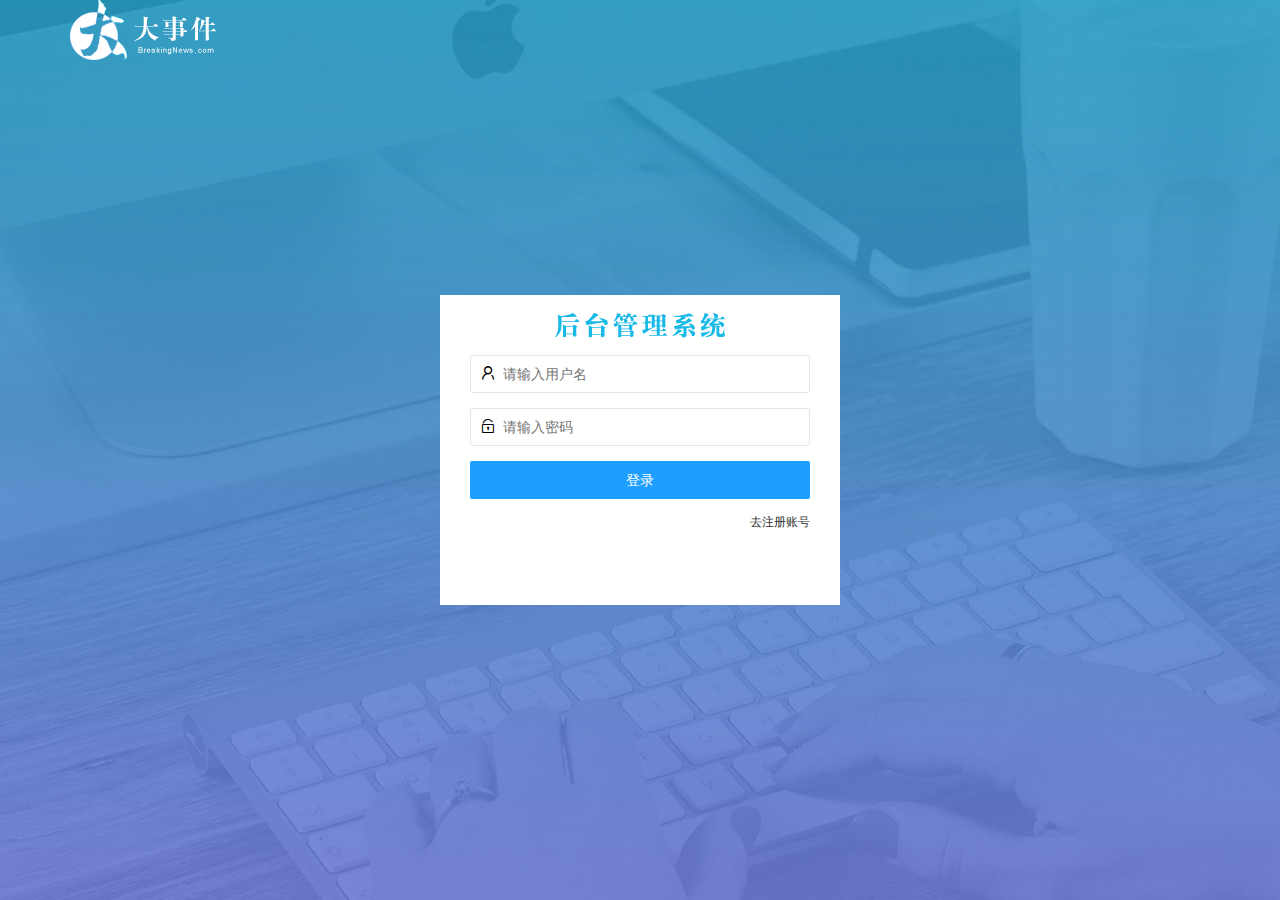
<file: login.html>
<!DOCTYPE html>
<html lang="en">

<head>
    <meta charset="UTF-8" />
    <meta name="viewport" content="width=device-width, initial-scale=1.0" />
    <title>大事件-登录/注册</title>
    <!-- 导入 LayUI 的样式 -->
    <link rel="stylesheet" href="/assets/lib/layui/css/layui.css" />
    <!-- 导入自己的样式表 -->
    <link rel="stylesheet" href="/assets/css/login.css" />
</head>

<body>
    <!-- 头部的 Logo 区域 -->
    <div class="layui-main">
        <img src="/assets/images/logo.png" alt="" />
    </div>

    <!-- 登录注册区域 -->
    <div class="loginAndRegBox">
        <div class="title-box"></div>
        <!-- 登录的div -->
        <div class="login-box">
            <!-- 登录的表单 -->
            <form class="layui-form" id="form_login">
                <!-- 用户名 -->
                <div class="layui-form-item">
                    <i class="layui-icon layui-icon-username"></i>
                    <input type="text" name="username" required lay-verify="required" placeholder="请输入用户名"
                        autocomplete="off" class="layui-input" />
                </div>
                <!-- 密码 -->
                <div class="layui-form-item">
                    <i class="layui-icon layui-icon-password"></i>
                    <input type="password" name="password" required lay-verify="required|pwd" placeholder="请输入密码"
                        autocomplete="off" class="layui-input" />
                </div>
                <!-- 登录按钮 -->
                <div class="layui-form-item">
                    <!-- 注意：表单提交按钮和普通按钮的区别，就是 lay-submit 属性 -->
                    <button class="layui-btn layui-btn-fluid layui-btn-normal" lay-submit>登录</button>
                </div>
                <div class="layui-form-item links">
                    <a href="javascript:;" id="link_reg">去注册账号</a>
                </div>
            </form>
        </div>
        <!-- 注册的div -->
        <div class="reg-box">
            <!-- 注册的表单 -->
            <form class="layui-form" id="form_reg">
                <!-- 用户名 -->
                <div class="layui-form-item">
                    <i class="layui-icon layui-icon-username"></i>
                    <input type="text" name="username" required lay-verify="required" placeholder="请输入用户名"
                        autocomplete="off" class="layui-input" />
                </div>
                <!-- 密码 -->
                <div class="layui-form-item">
                    <i class="layui-icon layui-icon-password"></i>
                    <input type="password" name="password" required lay-verify="required|pwd" placeholder="请输入密码"
                        autocomplete="off" class="layui-input" />
                </div>
                <!-- 密码确认框 -->
                <div class="layui-form-item">
                    <i class="layui-icon layui-icon-password"></i>
                    <input type="password" name="repassword" required lay-verify="required|pwd|repwd"
                        placeholder="再次确认密码" autocomplete="off" class="layui-input" />
                </div>
                <!-- 注册按钮 -->
                <div class="layui-form-item">
                    <!-- 注意：表单提交按钮和普通按钮的区别，就是 lay-submit 属性 -->
                    <button class="layui-btn layui-btn-fluid layui-btn-normal" lay-submit>注册</button>
                </div>
                <div class="layui-form-item links">
                    <a href="javascript:;" id="link_login">去登录</a>
                </div>
            </form>
        </div>
    </div>

    <!-- 导入 Layui 的JS文件 -->
    <script src="/assets/lib/layui/layui.all.js"></script>
    <!-- 导入 JQuery -->
    <script src="/assets/lib/jquery.js"></script>
    <!-- 导入自己封装的 baseAPI.js -->
    <script src="/assets/js/baseAPI.js"></script>
    <!-- 导入自己的 JavaScript 脚本 -->
    <script src="/assets/js/login.js"></script>
</body>

</html>
</file>
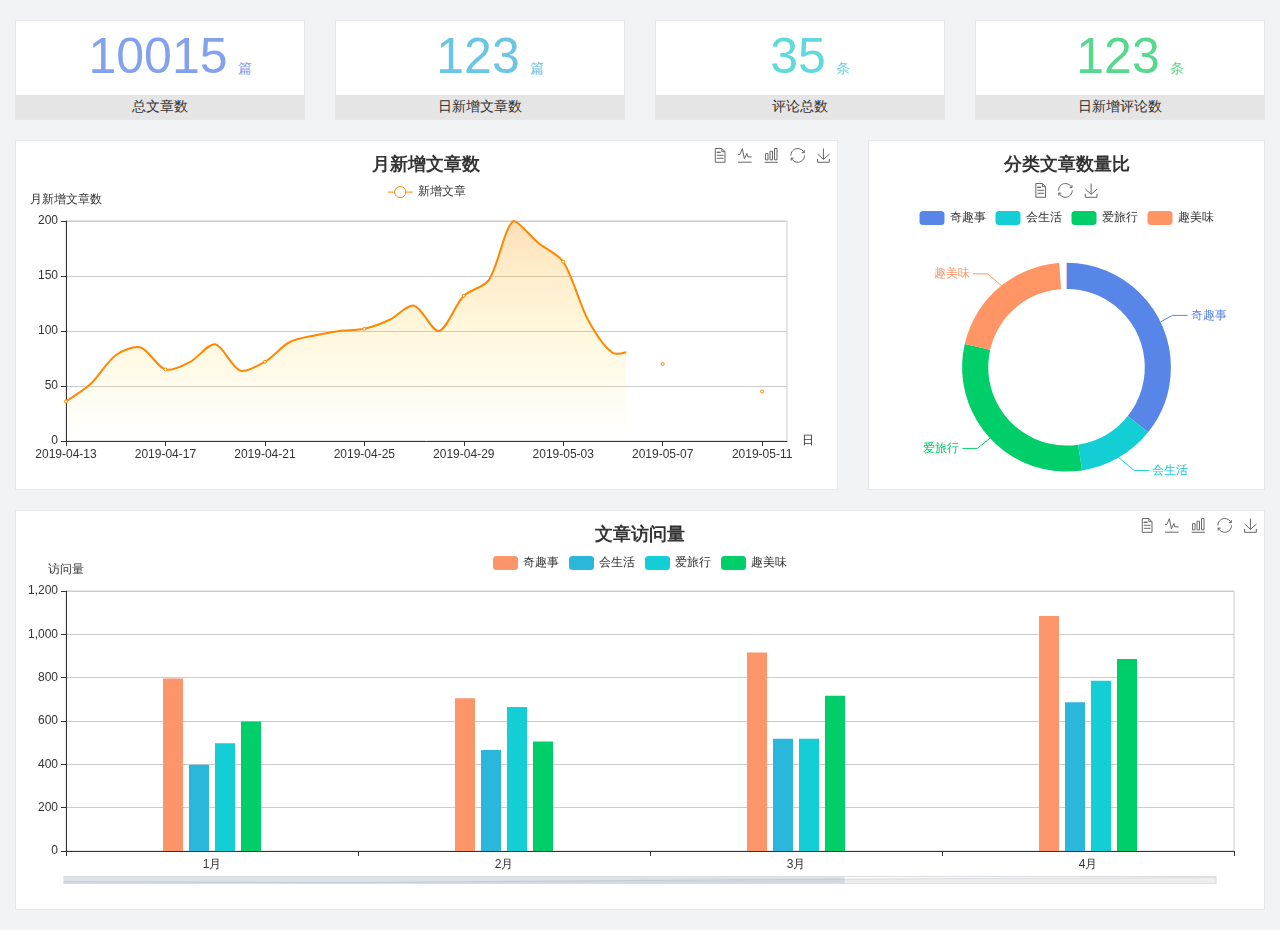
<file: home/dashboard.html>
<!DOCTYPE html>
<html lang="en">

<head>
  <meta charset="UTF-8">
  <meta name="viewport" content="width=device-width, initial-scale=1.0">
  <meta http-equiv="X-UA-Compatible" content="ie=edge">
  <title>图表统计</title>
  <link rel="stylesheet" href="../../assets/lib/bootstrap.css" />
  <link rel="stylesheet" href="../../assets/lib/main.css" />
  <script src="../../assets/lib/jquery.js"></script>
  <script type="text/javascript" src="../../assets/lib/echarts.min.js"></script>
</head>

<body>
  <div class="container-fluid">
    <div class="row spannel_list">
      <div class="col-sm-3 col-xs-6">
        <div class="spannel">
          <em>10015</em><span>篇</span>
          <b>总文章数</b>
        </div>
      </div>
      <div class="col-sm-3 col-xs-6">
        <div class="spannel scolor01">
          <em>123</em><span>篇</span>
          <b>日新增文章数</b>
        </div>
      </div>
      <div class="col-sm-3 col-xs-6">
        <div class="spannel scolor02">
          <em>35</em><span>条</span>
          <b>评论总数</b>
        </div>
      </div>
      <div class="col-sm-3 col-xs-6">
        <div class="spannel scolor03">
          <em>123</em><span>条</span>
          <b>日新增评论数</b>
        </div>
      </div>
    </div>
  </div>

  <div class="container-fluid">
    <div class="row curve-pie">
      <div class="col-lg-8 col-md-8">
        <div class="gragh_pannel" id="curve_show"></div>
      </div>
      <div class="col-lg-4 col-md-4">
        <div class="gragh_pannel" id="pie_show"></div>
      </div>
    </div>
  </div>

  <div class="container-fluid">
    <div class="column_pannel" id="column_show"></div>
  </div>

  <script>
    var oChart = echarts.init(document.getElementById('curve_show'));
    var aList_all = [
      { 'count': 36, 'date': '2019-04-13' },
      { 'count': 52, 'date': '2019-04-14' },
      { 'count': 78, 'date': '2019-04-15' },
      { 'count': 85, 'date': '2019-04-16' },
      { 'count': 65, 'date': '2019-04-17' },
      { 'count': 72, 'date': '2019-04-18' },
      { 'count': 88, 'date': '2019-04-19' },
      { 'count': 64, 'date': '2019-04-20' },
      { 'count': 72, 'date': '2019-04-21' },
      { 'count': 90, 'date': '2019-04-22' },
      { 'count': 96, 'date': '2019-04-23' },
      { 'count': 100, 'date': '2019-04-24' },
      { 'count': 102, 'date': '2019-04-25' },
      { 'count': 110, 'date': '2019-04-26' },
      { 'count': 123, 'date': '2019-04-27' },
      { 'count': 100, 'date': '2019-04-28' },
      { 'count': 132, 'date': '2019-04-29' },
      { 'count': 146, 'date': '2019-04-30' },
      { 'count': 200, 'date': '2019-05-01' },
      { 'count': 180, 'date': '2019-05-02' },
      { 'count': 163, 'date': '2019-05-03' },
      { 'count': 110, 'date': '2019-05-04' },
      { 'count': 80, 'date': '2019-05-05' },
      { 'count': 82, 'date': '2019-05-06' },
      { 'count': 70, 'date': '2019-05-07' },
      { 'count': 65, 'date': '2019-05-08' },
      { 'count': 54, 'date': '2019-05-09' },
      { 'count': 40, 'date': '2019-05-10' },
      { 'count': 45, 'date': '2019-05-11' },
      { 'count': 38, 'date': '2019-05-12' },
    ];

    let aCount = [];
    let aDate = [];

    for (var i = 0; i < aList_all.length; i++) {
      aCount.push(aList_all[i].count);
      aDate.push(aList_all[i].date);
    }

    var chartopt = {
      title: {
        text: '月新增文章数',
        left: 'center',
        top: '10'
      },
      tooltip: {
        trigger: 'axis'
      },
      legend: {
        data: ['新增文章'],
        top: '40'
      },
      toolbox: {
        show: true,
        feature: {
          mark: { show: true },
          dataView: { show: true, readOnly: false },
          magicType: { show: true, type: ['line', 'bar'] },
          restore: { show: true },
          saveAsImage: { show: true }
        }
      },
      calculable: true,
      xAxis: [
        {
          name: '日',
          type: 'category',
          boundaryGap: false,
          data: aDate
        }
      ],
      yAxis: [
        {
          name: '月新增文章数',
          type: 'value'
        }
      ],
      series: [
        {
          name: '新增文章',
          type: 'line',
          smooth: true,
          itemStyle: { normal: { areaStyle: { type: 'default' }, color: '#f80' }, lineStyle: { color: '#f80' } },
          data: aCount
        }],
      areaStyle: {
        normal: {
          color: new echarts.graphic.LinearGradient(0, 0, 0, 1, [{
            offset: 0,
            color: 'rgba(255,136,0,0.39)'
          }, {
            offset: .34,
            color: 'rgba(255,180,0,0.25)'
          }, {
            offset: 1,
            color: 'rgba(255,222,0,0.00)'
          }])

        }
      },
      grid: {
        show: true,
        x: 50,
        x2: 50,
        y: 80,
        height: 220
      }
    };

    oChart.setOption(chartopt);


    var oPie = echarts.init(document.getElementById('pie_show'));
    var oPieopt =
    {
      title: {
        top: 10,
        text: '分类文章数量比',
        x: 'center'
      },
      tooltip: {
        trigger: 'item',
        formatter: "{a} <br/>{b} : {c} ({d}%)"
      },
      color: ['#5885e8', '#13cfd5', '#00ce68', '#ff9565'],
      legend: {
        x: 'center',
        top: 65,
        data: ['奇趣事', '会生活', '爱旅行', '趣美味']
      },
      toolbox: {
        show: true,
        x: 'center',
        top: 35,
        feature: {
          mark: { show: true },
          dataView: { show: true, readOnly: false },
          magicType: {
            show: true,
            type: ['pie', 'funnel'],
            option: {
              funnel: {
                x: '25%',
                width: '50%',
                funnelAlign: 'left',
                max: 1548
              }
            }
          },
          restore: { show: true },
          saveAsImage: { show: true }
        }
      },
      calculable: true,
      series: [
        {
          name: '访问来源',
          type: 'pie',
          radius: ['45%', '60%'],
          center: ['50%', '65%'],
          data: [
            { value: 300, name: '奇趣事' },
            { value: 100, name: '会生活' },
            { value: 260, name: '爱旅行' },
            { value: 180, name: '趣美味' }
          ]
        }
      ]
    };
    oPie.setOption(oPieopt);



    var oColumn = this.echarts.init(document.getElementById('column_show'));
    var oColumnopt =
    {
      title: {
        text: '文章访问量',
        left: 'center',
        top: '10'
      },
      tooltip: {
        trigger: 'axis'
      },
      legend: {
        data: ['奇趣事', '会生活', '爱旅行', '趣美味'],
        top: '40'
      },
      toolbox: {
        show: true,
        feature: {
          mark: { show: true },
          dataView: { show: true, readOnly: false },
          magicType: { show: true, type: ['line', 'bar'] },
          restore: { show: true },
          saveAsImage: { show: true }
        }
      },
      calculable: true,
      xAxis: [
        {
          type: 'category',
          data: ['1月', '2月', '3月', '4月', '5月']
        }
      ],
      yAxis: [
        {
          name: '访问量',
          type: 'value'
        }
      ],
      series: [
        {
          name: '奇趣事',
          type: 'bar',
          barWidth: 20,
          itemStyle: {
            normal: { areaStyle: { type: 'default' }, color: '#fd956a' }
          },
          data: [800, 708, 920, 1090, 1200]
        },
        {
          name: '会生活',
          type: 'bar',
          barWidth: 20,
          itemStyle: {
            normal: { areaStyle: { type: 'default' }, color: '#2bb6db' }
          },
          data: [400, 468, 520, 690, 800]
        },
        {
          name: '爱旅行',
          type: 'bar',
          barWidth: 20,
          itemStyle: {
            normal: { areaStyle: { type: 'default' }, color: '#13cfd5' }
          },
          data: [500, 668, 520, 790, 900]
        },
        {
          name: '趣美味',
          type: 'bar',
          barWidth: 20,
          itemStyle: {
            normal: { areaStyle: { type: 'default' }, color: '#00ce68' }
          },
          data: [600, 508, 720, 890, 1000]
        }
      ],
      grid: {
        show: true,
        x: 50,
        x2: 30,
        y: 80,
        height: 260
      },
      dataZoom: [//给x轴设置滚动条
        {
          start: 0,//默认为0
          end: 100 - 1000 / 31,//默认为100
          type: 'slider',
          show: true,
          xAxisIndex: [0],
          handleSize: 0,//滑动条的 左右2个滑动条的大小
          height: 8,//组件高度
          left: 45, //左边的距离
          right: 50,//右边的距离
          bottom: 26,//右边的距离
          handleColor: '#ddd',//h滑动图标的颜色
          handleStyle: {
            borderColor: "#cacaca",
            borderWidth: "1",
            shadowBlur: 2,
            background: "#ddd",
            shadowColor: "#ddd",
          }
        }]
    };
    oColumn.setOption(oColumnopt);
  </script>
</body>

</html>
</file>
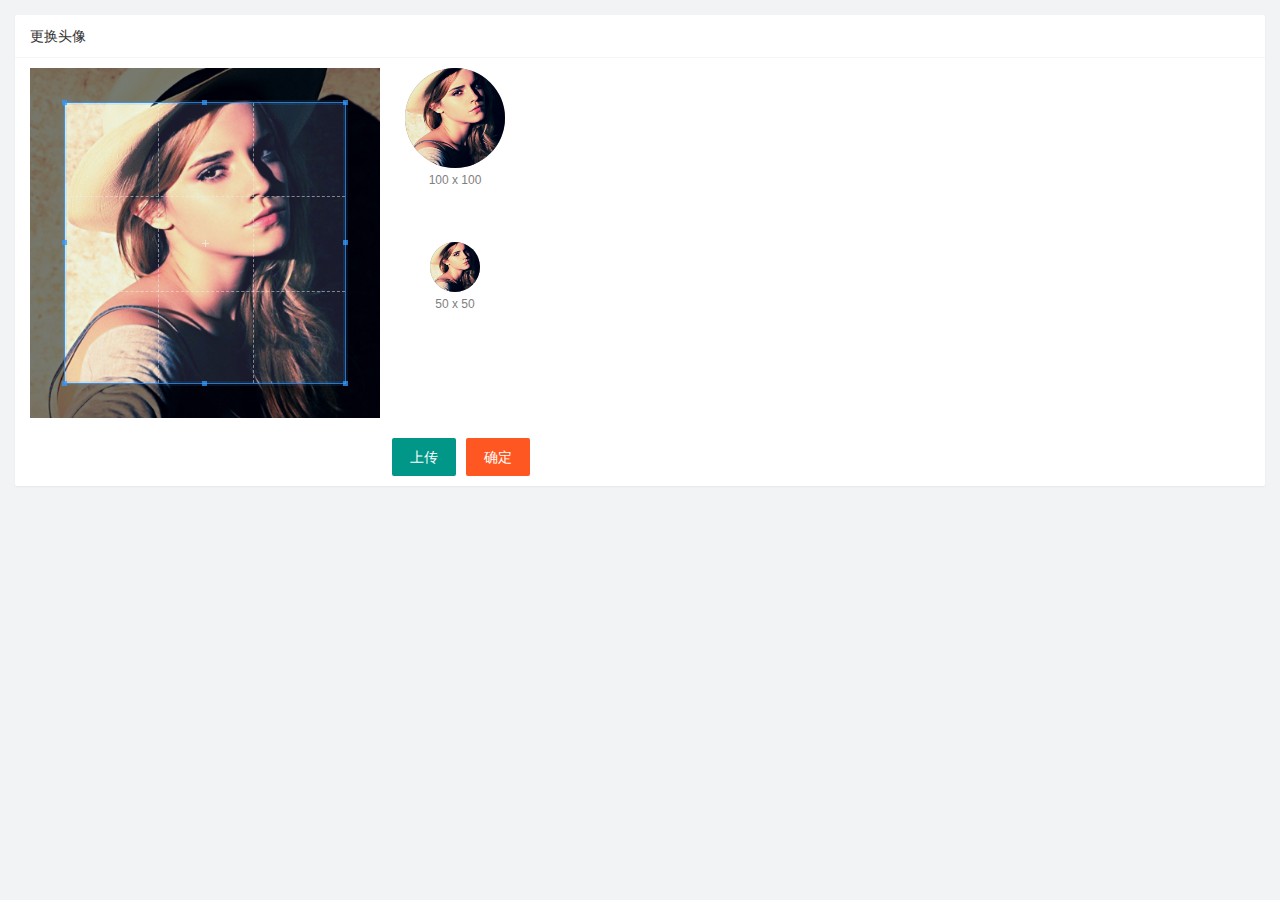
<file: user/user_avatar.html>
<!DOCTYPE html>
<html lang="en">
  <head>
    <meta charset="UTF-8" />
    <meta name="viewport" content="width=device-width, initial-scale=1.0" />
    <title>Document</title>
    <link rel="stylesheet" href="/assets/lib/layui/css/layui.css" />
    <link rel="stylesheet" href="/assets/lib/cropper/cropper.css" />
    <link rel="stylesheet" href="/assets/css/user/user_avatar.css" />
  </head>
  <body>
    <!-- 卡片区域 -->
    <div class="layui-card">
      <div class="layui-card-header">更换头像</div>
      <div class="layui-card-body">
        <!-- 第一行的图片裁剪和预览区域 -->
        <div class="row1">
          <!-- 图片裁剪区域 -->
          <div class="cropper-box">
            <!-- 这个 img 标签很重要，将来会把它初始化为裁剪区域 -->
            <img id="image" src="/assets/images/sample.jpg" />
          </div>
          <!-- 图片的预览区域 -->
          <div class="preview-box">
            <div>
              <!-- 宽高为 100px 的预览区域 -->
              <div class="img-preview w100"></div>
              <p class="size">100 x 100</p>
            </div>
            <div>
              <!-- 宽高为 50px 的预览区域 -->
              <div class="img-preview w50"></div>
              <p class="size">50 x 50</p>
            </div>
          </div>
        </div>

        <!-- 第二行的按钮区域 -->
        <div class="row2">
          <!-- 通过 accept 属性，可以指定，允许用户选择什么类型的文件 -->
          <input type="file" id="file" accept="image/png,image/jpeg" />
          <button type="button" class="layui-btn" id="btnChooseImage">上传</button>
          <button type="button" class="layui-btn layui-btn-danger" id="btnUpload">确定</button>
        </div>
      </div>
    </div>

    <script src="/assets/lib/layui/layui.all.js"></script>
    <script src="/assets/lib/jquery.js"></script>
    <script src="/assets/lib/cropper/Cropper.js"></script>
    <script src="/assets/lib/cropper/jquery-cropper.js"></script>
    <script src="/assets/js/baseAPI.js"></script>
    <script src="/assets/js/user/user_avatar.js"></script>
  </body>
</html>
</file>
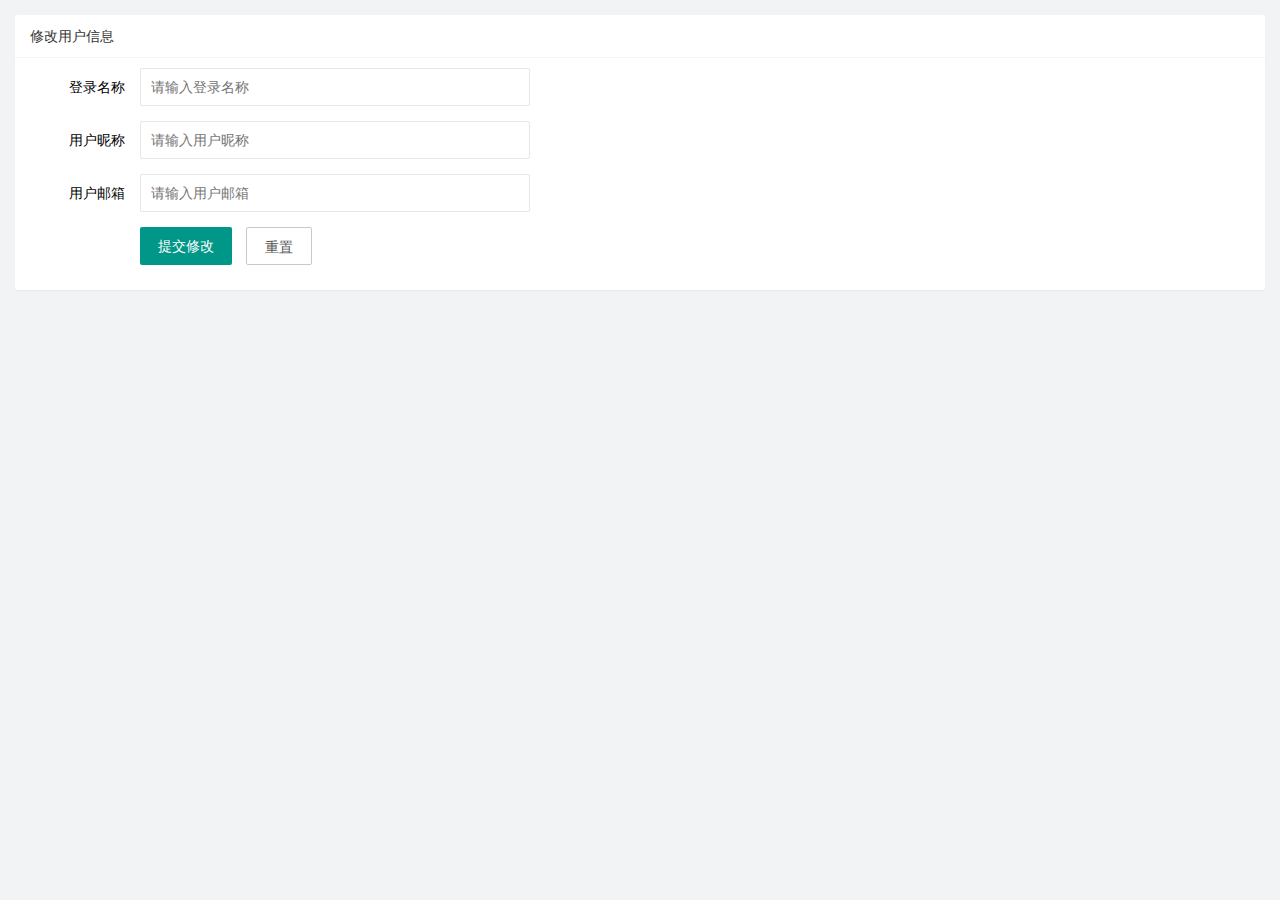
<file: user/user_info.html>
<!DOCTYPE html>
<html lang="en">
  <head>
    <meta charset="UTF-8" />
    <meta name="viewport" content="width=device-width, initial-scale=1.0" />
    <title>Document</title>
    <!-- 导入 layui 的样式 -->
    <link rel="stylesheet" href="/assets/lib/layui/css/layui.css" />
    <!-- 导入自己的样式 -->
    <link rel="stylesheet" href="/assets/css/user/user_info.css" />
  </head>
  <body>
    <!-- 卡片区域 -->
    <div class="layui-card">
      <div class="layui-card-header">修改用户信息</div>
      <div class="layui-card-body">
        <!-- form 表单区域 -->
        <form class="layui-form" lay-filter="formUserInfo">
          <!-- 这是隐藏域 -->
          <input type="hidden" name="id" value="" />
          <div class="layui-form-item">
            <label class="layui-form-label">登录名称</label>
            <div class="layui-input-block">
              <input type="text" name="username" required lay-verify="required" placeholder="请输入登录名称" autocomplete="off" class="layui-input" readonly />
            </div>
          </div>
          <div class="layui-form-item">
            <label class="layui-form-label">用户昵称</label>
            <div class="layui-input-block">
              <input type="text" name="nickname" required lay-verify="required|nickname" placeholder="请输入用户昵称" autocomplete="off" class="layui-input" />
            </div>
          </div>
          <div class="layui-form-item">
            <label class="layui-form-label">用户邮箱</label>
            <div class="layui-input-block">
              <input type="text" name="email" required lay-verify="required|email" placeholder="请输入用户邮箱" autocomplete="off" class="layui-input" />
            </div>
          </div>
          <div class="layui-form-item">
            <div class="layui-input-block">
              <button class="layui-btn" lay-submit lay-filter="formDemo">提交修改</button>
              <button type="reset" class="layui-btn layui-btn-primary" id="btnReset">重置</button>
            </div>
          </div>
        </form>
      </div>
    </div>

    <!-- 导入 layui 的 js -->
    <script src="/assets/lib/layui/layui.all.js"></script>
    <!-- 导入 jquery -->
    <script src="/assets/lib/jquery.js"></script>
    <!-- 导入 baseAPI -->
    <script src="/assets/js/baseAPI.js"></script>
    <!-- 导入自己的 js -->
    <script src="/assets/js/user/user_info.js"></script>
  </body>
</html>
</file>
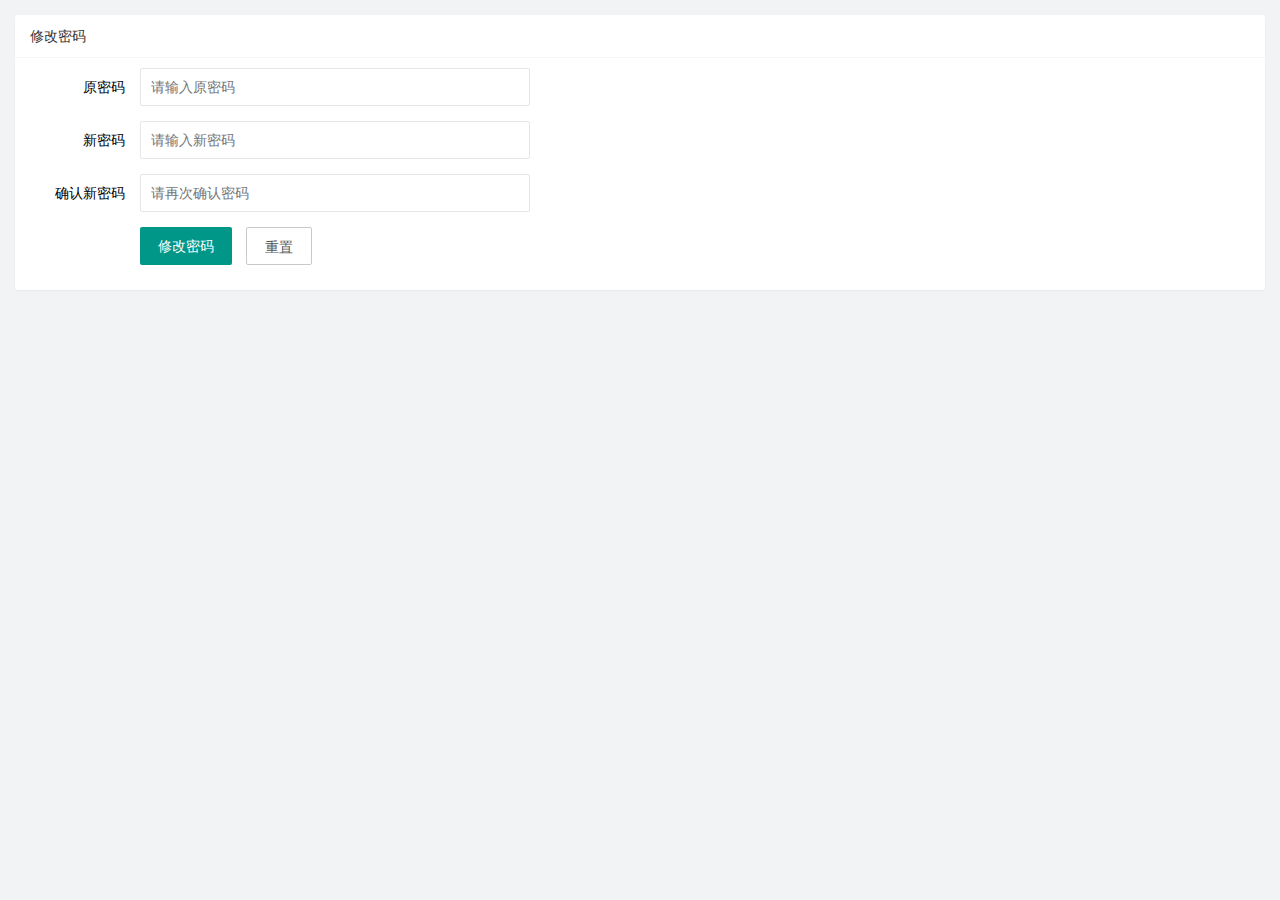
<file: user/user_pwd.html>
<!DOCTYPE html>
<html lang="en">
  <head>
    <meta charset="UTF-8" />
    <meta name="viewport" content="width=device-width, initial-scale=1.0" />
    <title>Document</title>
    <link rel="stylesheet" href="/assets/lib/layui/css/layui.css" />
    <link rel="stylesheet" href="/assets/css/user/user_pwd.css" />
  </head>
  <body>
    <!-- 卡片区域 -->
    <div class="layui-card">
      <div class="layui-card-header">修改密码</div>
      <div class="layui-card-body">
        <form class="layui-form">
          <div class="layui-form-item">
            <label class="layui-form-label">原密码</label>
            <div class="layui-input-block">
              <input type="password" name="oldPwd" required lay-verify="required|pwd" placeholder="请输入原密码" autocomplete="off" class="layui-input" />
            </div>
          </div>
          <div class="layui-form-item">
            <label class="layui-form-label">新密码</label>
            <div class="layui-input-block">
              <input type="password" name="newPwd" required lay-verify="required|pwd|samePwd" placeholder="请输入新密码" autocomplete="off" class="layui-input" />
            </div>
          </div>
          <div class="layui-form-item">
            <label class="layui-form-label">确认新密码</label>
            <div class="layui-input-block">
              <input type="password" name="rePwd" required lay-verify="required|pwd|rePwd" placeholder="请再次确认密码" autocomplete="off" class="layui-input" />
            </div>
          </div>
          <div class="layui-form-item">
            <div class="layui-input-block">
              <button class="layui-btn" lay-submit lay-filter="formDemo">修改密码</button>
              <button type="reset" class="layui-btn layui-btn-primary">重置</button>
            </div>
          </div>
        </form>
      </div>
    </div>

    <!-- 导入 layui 的 js -->
    <script src="/assets/lib/layui/layui.all.js"></script>
    <!-- 导入 jQuery -->
    <script src="/assets/lib/jquery.js"></script>
    <!-- 导入 baseAPI -->
    <script src="/assets/js/baseAPI.js"></script>
    <!-- 导入自己的 js -->
    <script src="/assets/js/user/user_pwd.js"></script>
  </body>
</html>
</file>
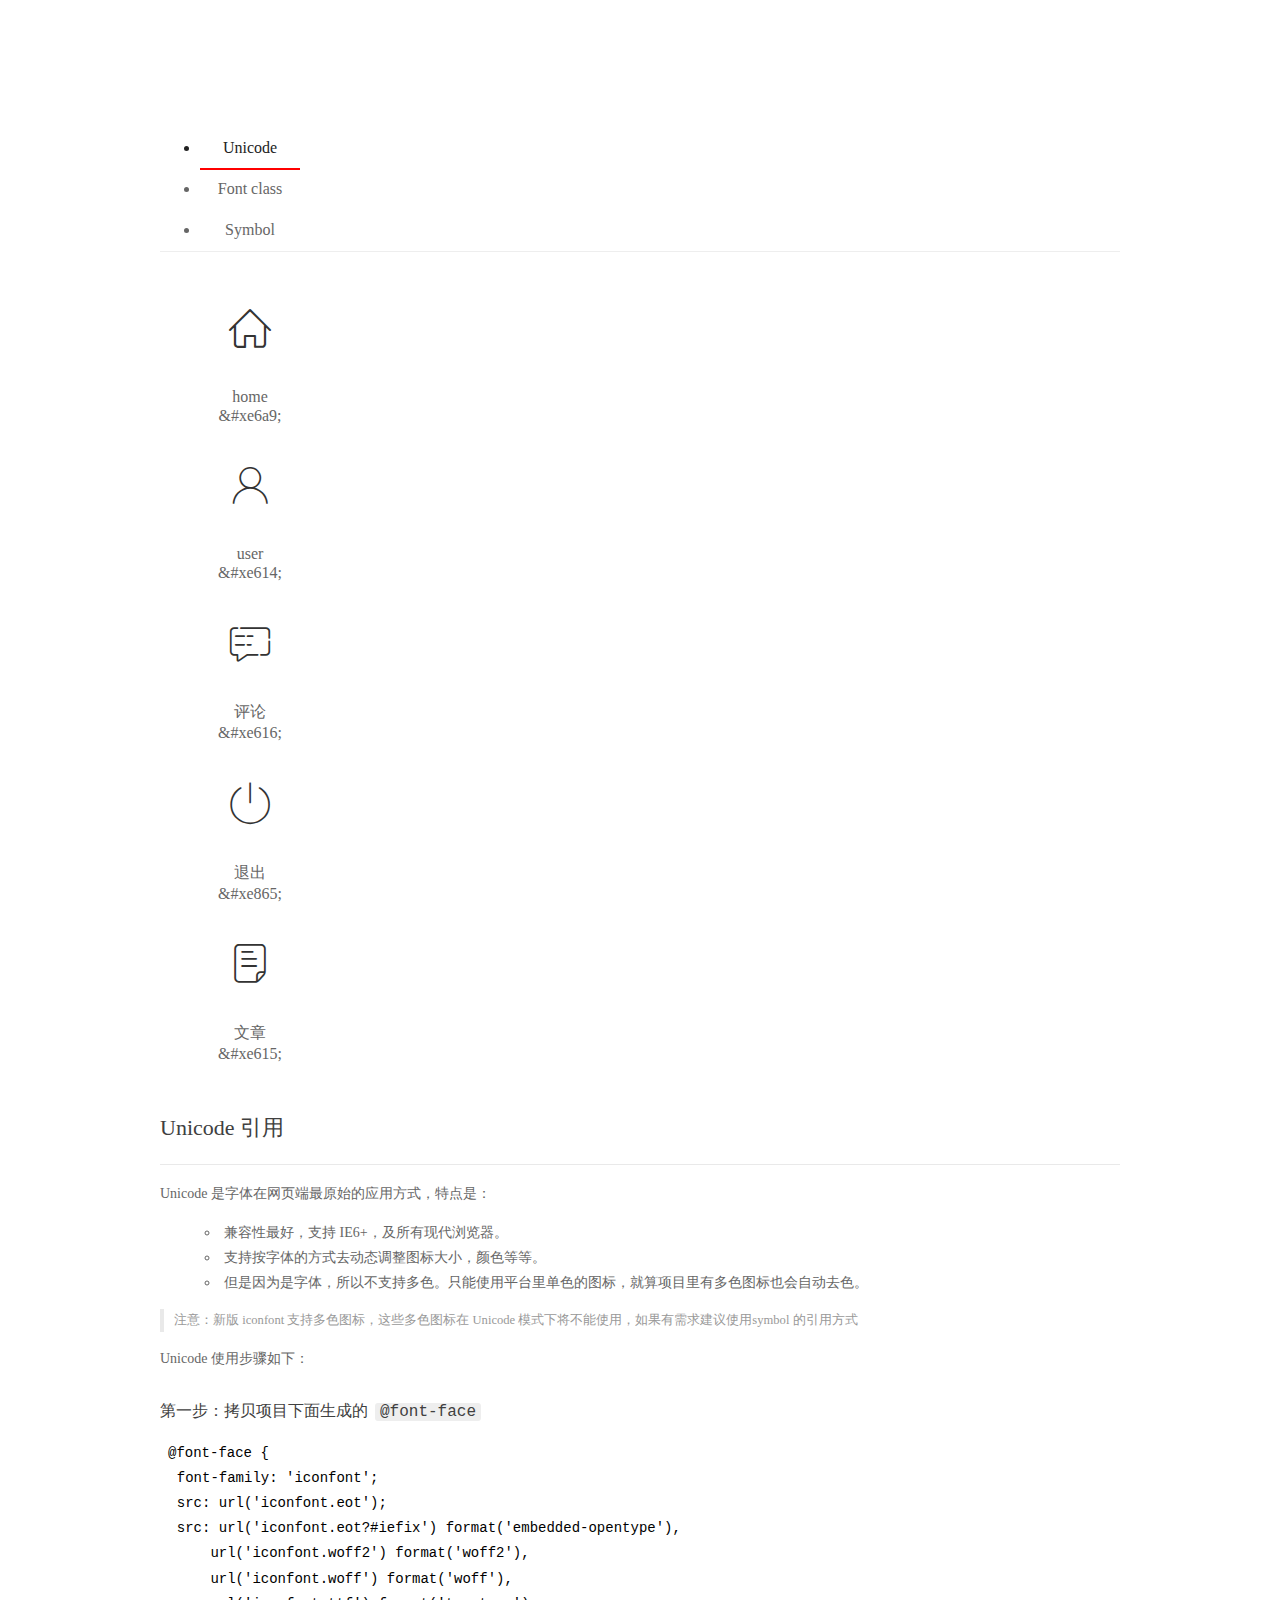
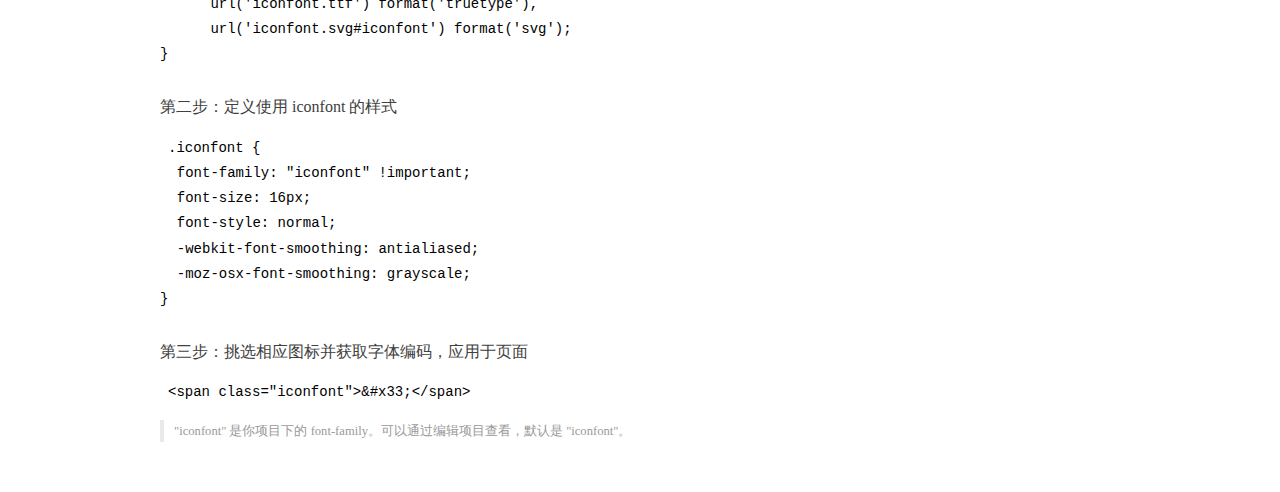
<file: assets/fonts/demo_index.html>
<!DOCTYPE html>
<html>
<head>
  <meta charset="utf-8"/>
  <title>IconFont Demo</title>
  <link rel="shortcut icon" href="https://gtms04.alicdn.com/tps/i4/TB1_oz6GVXXXXaFXpXXJDFnIXXX-64-64.ico" type="image/x-icon"/>
  <link rel="stylesheet" href="https://g.alicdn.com/thx/cube/1.3.2/cube.min.css">
  <link rel="stylesheet" href="demo.css">
  <link rel="stylesheet" href="iconfont.css">
  <script src="iconfont.js"></script>
  <!-- jQuery -->
  <script src="https://a1.alicdn.com/oss/uploads/2018/12/26/7bfddb60-08e8-11e9-9b04-53e73bb6408b.js"></script>
  <!-- 代码高亮 -->
  <script src="https://a1.alicdn.com/oss/uploads/2018/12/26/a3f714d0-08e6-11e9-8a15-ebf944d7534c.js"></script>
</head>
<body>
  <div class="main">
    <h1 class="logo"><a href="https://www.iconfont.cn/" title="iconfont 首页" target="_blank">&#xe86b;</a></h1>
    <div class="nav-tabs">
      <ul id="tabs" class="dib-box">
        <li class="dib active"><span>Unicode</span></li>
        <li class="dib"><span>Font class</span></li>
        <li class="dib"><span>Symbol</span></li>
      </ul>
      
    </div>
    <div class="tab-container">
      <div class="content unicode" style="display: block;">
          <ul class="icon_lists dib-box">
          
            <li class="dib">
              <span class="icon iconfont">&#xe6a9;</span>
                <div class="name">home</div>
                <div class="code-name">&amp;#xe6a9;</div>
              </li>
          
            <li class="dib">
              <span class="icon iconfont">&#xe614;</span>
                <div class="name">user</div>
                <div class="code-name">&amp;#xe614;</div>
              </li>
          
            <li class="dib">
              <span class="icon iconfont">&#xe616;</span>
                <div class="name">评论</div>
                <div class="code-name">&amp;#xe616;</div>
              </li>
          
            <li class="dib">
              <span class="icon iconfont">&#xe865;</span>
                <div class="name">退出</div>
                <div class="code-name">&amp;#xe865;</div>
              </li>
          
            <li class="dib">
              <span class="icon iconfont">&#xe615;</span>
                <div class="name">文章</div>
                <div class="code-name">&amp;#xe615;</div>
              </li>
          
          </ul>
          <div class="article markdown">
          <h2 id="unicode-">Unicode 引用</h2>
          <hr>

          <p>Unicode 是字体在网页端最原始的应用方式，特点是：</p>
          <ul>
            <li>兼容性最好，支持 IE6+，及所有现代浏览器。</li>
            <li>支持按字体的方式去动态调整图标大小，颜色等等。</li>
            <li>但是因为是字体，所以不支持多色。只能使用平台里单色的图标，就算项目里有多色图标也会自动去色。</li>
          </ul>
          <blockquote>
            <p>注意：新版 iconfont 支持多色图标，这些多色图标在 Unicode 模式下将不能使用，如果有需求建议使用symbol 的引用方式</p>
          </blockquote>
          <p>Unicode 使用步骤如下：</p>
          <h3 id="-font-face">第一步：拷贝项目下面生成的 <code>@font-face</code></h3>
<pre><code class="language-css"
>@font-face {
  font-family: 'iconfont';
  src: url('iconfont.eot');
  src: url('iconfont.eot?#iefix') format('embedded-opentype'),
      url('iconfont.woff2') format('woff2'),
      url('iconfont.woff') format('woff'),
      url('iconfont.ttf') format('truetype'),
      url('iconfont.svg#iconfont') format('svg');
}
</code></pre>
          <h3 id="-iconfont-">第二步：定义使用 iconfont 的样式</h3>
<pre><code class="language-css"
>.iconfont {
  font-family: "iconfont" !important;
  font-size: 16px;
  font-style: normal;
  -webkit-font-smoothing: antialiased;
  -moz-osx-font-smoothing: grayscale;
}
</code></pre>
          <h3 id="-">第三步：挑选相应图标并获取字体编码，应用于页面</h3>
<pre>
<code class="language-html"
>&lt;span class="iconfont"&gt;&amp;#x33;&lt;/span&gt;
</code></pre>
          <blockquote>
            <p>"iconfont" 是你项目下的 font-family。可以通过编辑项目查看，默认是 "iconfont"。</p>
          </blockquote>
          </div>
      </div>
      <div class="content font-class">
        <ul class="icon_lists dib-box">
          
          <li class="dib">
            <span class="icon iconfont icon-home"></span>
            <div class="name">
              home
            </div>
            <div class="code-name">.icon-home
            </div>
          </li>
          
          <li class="dib">
            <span class="icon iconfont icon-user"></span>
            <div class="name">
              user
            </div>
            <div class="code-name">.icon-user
            </div>
          </li>
          
          <li class="dib">
            <span class="icon iconfont icon-pinglun"></span>
            <div class="name">
              评论
            </div>
            <div class="code-name">.icon-pinglun
            </div>
          </li>
          
          <li class="dib">
            <span class="icon iconfont icon-tuichu"></span>
            <div class="name">
              退出
            </div>
            <div class="code-name">.icon-tuichu
            </div>
          </li>
          
          <li class="dib">
            <span class="icon iconfont icon-16"></span>
            <div class="name">
              文章
            </div>
            <div class="code-name">.icon-16
            </div>
          </li>
          
        </ul>
        <div class="article markdown">
        <h2 id="font-class-">font-class 引用</h2>
        <hr>

        <p>font-class 是 Unicode 使用方式的一种变种，主要是解决 Unicode 书写不直观，语意不明确的问题。</p>
        <p>与 Unicode 使用方式相比，具有如下特点：</p>
        <ul>
          <li>兼容性良好，支持 IE8+，及所有现代浏览器。</li>
          <li>相比于 Unicode 语意明确，书写更直观。可以很容易分辨这个 icon 是什么。</li>
          <li>因为使用 class 来定义图标，所以当要替换图标时，只需要修改 class 里面的 Unicode 引用。</li>
          <li>不过因为本质上还是使用的字体，所以多色图标还是不支持的。</li>
        </ul>
        <p>使用步骤如下：</p>
        <h3 id="-fontclass-">第一步：引入项目下面生成的 fontclass 代码：</h3>
<pre><code class="language-html">&lt;link rel="stylesheet" href="./iconfont.css"&gt;
</code></pre>
        <h3 id="-">第二步：挑选相应图标并获取类名，应用于页面：</h3>
<pre><code class="language-html">&lt;span class="iconfont icon-xxx"&gt;&lt;/span&gt;
</code></pre>
        <blockquote>
          <p>"
            iconfont" 是你项目下的 font-family。可以通过编辑项目查看，默认是 "iconfont"。</p>
        </blockquote>
      </div>
      </div>
      <div class="content symbol">
          <ul class="icon_lists dib-box">
          
            <li class="dib">
                <svg class="icon svg-icon" aria-hidden="true">
                  <use xlink:href="#icon-home"></use>
                </svg>
                <div class="name">home</div>
                <div class="code-name">#icon-home</div>
            </li>
          
            <li class="dib">
                <svg class="icon svg-icon" aria-hidden="true">
                  <use xlink:href="#icon-user"></use>
                </svg>
                <div class="name">user</div>
                <div class="code-name">#icon-user</div>
            </li>
          
            <li class="dib">
                <svg class="icon svg-icon" aria-hidden="true">
                  <use xlink:href="#icon-pinglun"></use>
                </svg>
                <div class="name">评论</div>
                <div class="code-name">#icon-pinglun</div>
            </li>
          
            <li class="dib">
                <svg class="icon svg-icon" aria-hidden="true">
                  <use xlink:href="#icon-tuichu"></use>
                </svg>
                <div class="name">退出</div>
                <div class="code-name">#icon-tuichu</div>
            </li>
          
            <li class="dib">
                <svg class="icon svg-icon" aria-hidden="true">
                  <use xlink:href="#icon-16"></use>
                </svg>
                <div class="name">文章</div>
                <div class="code-name">#icon-16</div>
            </li>
          
          </ul>
          <div class="article markdown">
          <h2 id="symbol-">Symbol 引用</h2>
          <hr>

          <p>这是一种全新的使用方式，应该说这才是未来的主流，也是平台目前推荐的用法。相关介绍可以参考这篇<a href="">文章</a>
            这种用法其实是做了一个 SVG 的集合，与另外两种相比具有如下特点：</p>
          <ul>
            <li>支持多色图标了，不再受单色限制。</li>
            <li>通过一些技巧，支持像字体那样，通过 <code>font-size</code>, <code>color</code> 来调整样式。</li>
            <li>兼容性较差，支持 IE9+，及现代浏览器。</li>
            <li>浏览器渲染 SVG 的性能一般，还不如 png。</li>
          </ul>
          <p>使用步骤如下：</p>
          <h3 id="-symbol-">第一步：引入项目下面生成的 symbol 代码：</h3>
<pre><code class="language-html">&lt;script src="./iconfont.js"&gt;&lt;/script&gt;
</code></pre>
          <h3 id="-css-">第二步：加入通用 CSS 代码（引入一次就行）：</h3>
<pre><code class="language-html">&lt;style&gt;
.icon {
  width: 1em;
  height: 1em;
  vertical-align: -0.15em;
  fill: currentColor;
  overflow: hidden;
}
&lt;/style&gt;
</code></pre>
          <h3 id="-">第三步：挑选相应图标并获取类名，应用于页面：</h3>
<pre><code class="language-html">&lt;svg class="icon" aria-hidden="true"&gt;
  &lt;use xlink:href="#icon-xxx"&gt;&lt;/use&gt;
&lt;/svg&gt;
</code></pre>
          </div>
      </div>

    </div>
  </div>
  <script>
  $(document).ready(function () {
      $('.tab-container .content:first').show()

      $('#tabs li').click(function (e) {
        var tabContent = $('.tab-container .content')
        var index = $(this).index()

        if ($(this).hasClass('active')) {
          return
        } else {
          $('#tabs li').removeClass('active')
          $(this).addClass('active')

          tabContent.hide().eq(index).fadeIn()
        }
      })
    })
  </script>
</body>
</html>
</file>
<file: assets/lib/layui/css/layui.css>
/** layui-v2.5.5 MIT License By https://www.layui.com */
 .layui-inline,img{display:inline-block;vertical-align:middle}h1,h2,h3,h4,h5,h6{font-weight:400}.layui-edge,.layui-header,.layui-inline,.layui-main{position:relative}.layui-body,.layui-edge,.layui-elip{overflow:hidden}.layui-btn,.layui-edge,.layui-inline,img{vertical-align:middle}.layui-btn,.layui-disabled,.layui-icon,.layui-unselect{-moz-user-select:none;-webkit-user-select:none;-ms-user-select:none}.layui-elip,.layui-form-checkbox span,.layui-form-pane .layui-form-label{text-overflow:ellipsis;white-space:nowrap}.layui-breadcrumb,.layui-tree-btnGroup{visibility:hidden}blockquote,body,button,dd,div,dl,dt,form,h1,h2,h3,h4,h5,h6,input,li,ol,p,pre,td,textarea,th,ul{margin:0;padding:0;-webkit-tap-highlight-color:rgba(0,0,0,0)}a:active,a:hover{outline:0}img{border:none}li{list-style:none}table{border-collapse:collapse;border-spacing:0}h4,h5,h6{font-size:100%}button,input,optgroup,option,select,textarea{font-family:inherit;font-size:inherit;font-style:inherit;font-weight:inherit;outline:0}pre{white-space:pre-wrap;white-space:-moz-pre-wrap;white-space:-pre-wrap;white-space:-o-pre-wrap;word-wrap:break-word}body{line-height:24px;font:14px Helvetica Neue,Helvetica,PingFang SC,Tahoma,Arial,sans-serif}hr{height:1px;margin:10px 0;border:0;clear:both}a{color:#333;text-decoration:none}a:hover{color:#777}a cite{font-style:normal;*cursor:pointer}.layui-border-box,.layui-border-box *{box-sizing:border-box}.layui-box,.layui-box *{box-sizing:content-box}.layui-clear{clear:both;*zoom:1}.layui-clear:after{content:'\20';clear:both;*zoom:1;display:block;height:0}.layui-inline{*display:inline;*zoom:1}.layui-edge{display:inline-block;width:0;height:0;border-width:6px;border-style:dashed;border-color:transparent}.layui-edge-top{top:-4px;border-bottom-color:#999;border-bottom-style:solid}.layui-edge-right{border-left-color:#999;border-left-style:solid}.layui-edge-bottom{top:2px;border-top-color:#999;border-top-style:solid}.layui-edge-left{border-right-color:#999;border-right-style:solid}.layui-disabled,.layui-disabled:hover{color:#d2d2d2!important;cursor:not-allowed!important}.layui-circle{border-radius:100%}.layui-show{display:block!important}.layui-hide{display:none!important}@font-face{font-family:layui-icon;src:url(../font/iconfont.eot?v=250);src:url(../font/iconfont.eot?v=250#iefix) format('embedded-opentype'),url(../font/iconfont.woff2?v=250) format('woff2'),url(../font/iconfont.woff?v=250) format('woff'),url(../font/iconfont.ttf?v=250) format('truetype'),url(../font/iconfont.svg?v=250#layui-icon) format('svg')}.layui-icon{font-family:layui-icon!important;font-size:16px;font-style:normal;-webkit-font-smoothing:antialiased;-moz-osx-font-smoothing:grayscale}.layui-icon-reply-fill:before{content:"\e611"}.layui-icon-set-fill:before{content:"\e614"}.layui-icon-menu-fill:before{content:"\e60f"}.layui-icon-search:before{content:"\e615"}.layui-icon-share:before{content:"\e641"}.layui-icon-set-sm:before{content:"\e620"}.layui-icon-engine:before{content:"\e628"}.layui-icon-close:before{content:"\1006"}.layui-icon-close-fill:before{content:"\1007"}.layui-icon-chart-screen:before{content:"\e629"}.layui-icon-star:before{content:"\e600"}.layui-icon-circle-dot:before{content:"\e617"}.layui-icon-chat:before{content:"\e606"}.layui-icon-release:before{content:"\e609"}.layui-icon-list:before{content:"\e60a"}.layui-icon-chart:before{content:"\e62c"}.layui-icon-ok-circle:before{content:"\1005"}.layui-icon-layim-theme:before{content:"\e61b"}.layui-icon-table:before{content:"\e62d"}.layui-icon-right:before{content:"\e602"}.layui-icon-left:before{content:"\e603"}.layui-icon-cart-simple:before{content:"\e698"}.layui-icon-face-cry:before{content:"\e69c"}.layui-icon-face-smile:before{content:"\e6af"}.layui-icon-survey:before{content:"\e6b2"}.layui-icon-tree:before{content:"\e62e"}.layui-icon-upload-circle:before{content:"\e62f"}.layui-icon-add-circle:before{content:"\e61f"}.layui-icon-download-circle:before{content:"\e601"}.layui-icon-templeate-1:before{content:"\e630"}.layui-icon-util:before{content:"\e631"}.layui-icon-face-surprised:before{content:"\e664"}.layui-icon-edit:before{content:"\e642"}.layui-icon-speaker:before{content:"\e645"}.layui-icon-down:before{content:"\e61a"}.layui-icon-file:before{content:"\e621"}.layui-icon-layouts:before{content:"\e632"}.layui-icon-rate-half:before{content:"\e6c9"}.layui-icon-add-circle-fine:before{content:"\e608"}.layui-icon-prev-circle:before{content:"\e633"}.layui-icon-read:before{content:"\e705"}.layui-icon-404:before{content:"\e61c"}.layui-icon-carousel:before{content:"\e634"}.layui-icon-help:before{content:"\e607"}.layui-icon-code-circle:before{content:"\e635"}.layui-icon-water:before{content:"\e636"}.layui-icon-username:before{content:"\e66f"}.layui-icon-find-fill:before{content:"\e670"}.layui-icon-about:before{content:"\e60b"}.layui-icon-location:before{content:"\e715"}.layui-icon-up:before{content:"\e619"}.layui-icon-pause:before{content:"\e651"}.layui-icon-date:before{content:"\e637"}.layui-icon-layim-uploadfile:before{content:"\e61d"}.layui-icon-delete:before{content:"\e640"}.layui-icon-play:before{content:"\e652"}.layui-icon-top:before{content:"\e604"}.layui-icon-friends:before{content:"\e612"}.layui-icon-refresh-3:before{content:"\e9aa"}.layui-icon-ok:before{content:"\e605"}.layui-icon-layer:before{content:"\e638"}.layui-icon-face-smile-fine:before{content:"\e60c"}.layui-icon-dollar:before{content:"\e659"}.layui-icon-group:before{content:"\e613"}.layui-icon-layim-download:before{content:"\e61e"}.layui-icon-picture-fine:before{content:"\e60d"}.layui-icon-link:before{content:"\e64c"}.layui-icon-diamond:before{content:"\e735"}.layui-icon-log:before{content:"\e60e"}.layui-icon-rate-solid:before{content:"\e67a"}.layui-icon-fonts-del:before{content:"\e64f"}.layui-icon-unlink:before{content:"\e64d"}.layui-icon-fonts-clear:before{content:"\e639"}.layui-icon-triangle-r:before{content:"\e623"}.layui-icon-circle:before{content:"\e63f"}.layui-icon-radio:before{content:"\e643"}.layui-icon-align-center:before{content:"\e647"}.layui-icon-align-right:before{content:"\e648"}.layui-icon-align-left:before{content:"\e649"}.layui-icon-loading-1:before{content:"\e63e"}.layui-icon-return:before{content:"\e65c"}.layui-icon-fonts-strong:before{content:"\e62b"}.layui-icon-upload:before{content:"\e67c"}.layui-icon-dialogue:before{content:"\e63a"}.layui-icon-video:before{content:"\e6ed"}.layui-icon-headset:before{content:"\e6fc"}.layui-icon-cellphone-fine:before{content:"\e63b"}.layui-icon-add-1:before{content:"\e654"}.layui-icon-face-smile-b:before{content:"\e650"}.layui-icon-fonts-html:before{content:"\e64b"}.layui-icon-form:before{content:"\e63c"}.layui-icon-cart:before{content:"\e657"}.layui-icon-camera-fill:before{content:"\e65d"}.layui-icon-tabs:before{content:"\e62a"}.layui-icon-fonts-code:before{content:"\e64e"}.layui-icon-fire:before{content:"\e756"}.layui-icon-set:before{content:"\e716"}.layui-icon-fonts-u:before{content:"\e646"}.layui-icon-triangle-d:before{content:"\e625"}.layui-icon-tips:before{content:"\e702"}.layui-icon-picture:before{content:"\e64a"}.layui-icon-more-vertical:before{content:"\e671"}.layui-icon-flag:before{content:"\e66c"}.layui-icon-loading:before{content:"\e63d"}.layui-icon-fonts-i:before{content:"\e644"}.layui-icon-refresh-1:before{content:"\e666"}.layui-icon-rmb:before{content:"\e65e"}.layui-icon-home:before{content:"\e68e"}.layui-icon-user:before{content:"\e770"}.layui-icon-notice:before{content:"\e667"}.layui-icon-login-weibo:before{content:"\e675"}.layui-icon-voice:before{content:"\e688"}.layui-icon-upload-drag:before{content:"\e681"}.layui-icon-login-qq:before{content:"\e676"}.layui-icon-snowflake:before{content:"\e6b1"}.layui-icon-file-b:before{content:"\e655"}.layui-icon-template:before{content:"\e663"}.layui-icon-auz:before{content:"\e672"}.layui-icon-console:before{content:"\e665"}.layui-icon-app:before{content:"\e653"}.layui-icon-prev:before{content:"\e65a"}.layui-icon-website:before{content:"\e7ae"}.layui-icon-next:before{content:"\e65b"}.layui-icon-component:before{content:"\e857"}.layui-icon-more:before{content:"\e65f"}.layui-icon-login-wechat:before{content:"\e677"}.layui-icon-shrink-right:before{content:"\e668"}.layui-icon-spread-left:before{content:"\e66b"}.layui-icon-camera:before{content:"\e660"}.layui-icon-note:before{content:"\e66e"}.layui-icon-refresh:before{content:"\e669"}.layui-icon-female:before{content:"\e661"}.layui-icon-male:before{content:"\e662"}.layui-icon-password:before{content:"\e673"}.layui-icon-senior:before{content:"\e674"}.layui-icon-theme:before{content:"\e66a"}.layui-icon-tread:before{content:"\e6c5"}.layui-icon-praise:before{content:"\e6c6"}.layui-icon-star-fill:before{content:"\e658"}.layui-icon-rate:before{content:"\e67b"}.layui-icon-template-1:before{content:"\e656"}.layui-icon-vercode:before{content:"\e679"}.layui-icon-cellphone:before{content:"\e678"}.layui-icon-screen-full:before{content:"\e622"}.layui-icon-screen-restore:before{content:"\e758"}.layui-icon-cols:before{content:"\e610"}.layui-icon-export:before{content:"\e67d"}.layui-icon-print:before{content:"\e66d"}.layui-icon-slider:before{content:"\e714"}.layui-icon-addition:before{content:"\e624"}.layui-icon-subtraction:before{content:"\e67e"}.layui-icon-service:before{content:"\e626"}.layui-icon-transfer:before{content:"\e691"}.layui-main{width:1140px;margin:0 auto}.layui-header{z-index:1000;height:60px}.layui-header a:hover{transition:all .5s;-webkit-transition:all .5s}.layui-side{position:fixed;left:0;top:0;bottom:0;z-index:999;width:200px;overflow-x:hidden}.layui-side-scroll{position:relative;width:220px;height:100%;overflow-x:hidden}.layui-body{position:absolute;left:200px;right:0;top:0;bottom:0;z-index:998;width:auto;overflow-y:auto;box-sizing:border-box}.layui-layout-body{overflow:hidden}.layui-layout-admin .layui-header{background-color:#23262E}.layui-layout-admin .layui-side{top:60px;width:200px;overflow-x:hidden}.layui-layout-admin .layui-body{position:fixed;top:60px;bottom:44px}.layui-layout-admin .layui-main{width:auto;margin:0 15px}.layui-layout-admin .layui-footer{position:fixed;left:200px;right:0;bottom:0;height:44px;line-height:44px;padding:0 15px;background-color:#eee}.layui-layout-admin .layui-logo{position:absolute;left:0;top:0;width:200px;height:100%;line-height:60px;text-align:center;color:#009688;font-size:16px}.layui-layout-admin .layui-header .layui-nav{background:0 0}.layui-layout-left{position:absolute!important;left:200px;top:0}.layui-layout-right{position:absolute!important;right:0;top:0}.layui-container{position:relative;margin:0 auto;padding:0 15px;box-sizing:border-box}.layui-fluid{position:relative;margin:0 auto;padding:0 15px}.layui-row:after,.layui-row:before{content:'';display:block;clear:both}.layui-col-lg1,.layui-col-lg10,.layui-col-lg11,.layui-col-lg12,.layui-col-lg2,.layui-col-lg3,.layui-col-lg4,.layui-col-lg5,.layui-col-lg6,.layui-col-lg7,.layui-col-lg8,.layui-col-lg9,.layui-col-md1,.layui-col-md10,.layui-col-md11,.layui-col-md12,.layui-col-md2,.layui-col-md3,.layui-col-md4,.layui-col-md5,.layui-col-md6,.layui-col-md7,.layui-col-md8,.layui-col-md9,.layui-col-sm1,.layui-col-sm10,.layui-col-sm11,.layui-col-sm12,.layui-col-sm2,.layui-col-sm3,.layui-col-sm4,.layui-col-sm5,.layui-col-sm6,.layui-col-sm7,.layui-col-sm8,.layui-col-sm9,.layui-col-xs1,.layui-col-xs10,.layui-col-xs11,.layui-col-xs12,.layui-col-xs2,.layui-col-xs3,.layui-col-xs4,.layui-col-xs5,.layui-col-xs6,.layui-col-xs7,.layui-col-xs8,.layui-col-xs9{position:relative;display:block;box-sizing:border-box}.layui-col-xs1,.layui-col-xs10,.layui-col-xs11,.layui-col-xs12,.layui-col-xs2,.layui-col-xs3,.layui-col-xs4,.layui-col-xs5,.layui-col-xs6,.layui-col-xs7,.layui-col-xs8,.layui-col-xs9{float:left}.layui-col-xs1{width:8.33333333%}.layui-col-xs2{width:16.66666667%}.layui-col-xs3{width:25%}.layui-col-xs4{width:33.33333333%}.layui-col-xs5{width:41.66666667%}.layui-col-xs6{width:50%}.layui-col-xs7{width:58.33333333%}.layui-col-xs8{width:66.66666667%}.layui-col-xs9{width:75%}.layui-col-xs10{width:83.33333333%}.layui-col-xs11{width:91.66666667%}.layui-col-xs12{width:100%}.layui-col-xs-offset1{margin-left:8.33333333%}.layui-col-xs-offset2{margin-left:16.66666667%}.layui-col-xs-offset3{margin-left:25%}.layui-col-xs-offset4{margin-left:33.33333333%}.layui-col-xs-offset5{margin-left:41.66666667%}.layui-col-xs-offset6{margin-left:50%}.layui-col-xs-offset7{margin-left:58.33333333%}.layui-col-xs-offset8{margin-left:66.66666667%}.layui-col-xs-offset9{margin-left:75%}.layui-col-xs-offset10{margin-left:83.33333333%}.layui-col-xs-offset11{margin-left:91.66666667%}.layui-col-xs-offset12{margin-left:100%}@media screen and (max-width:768px){.layui-hide-xs{display:none!important}.layui-show-xs-block{display:block!important}.layui-show-xs-inline{display:inline!important}.layui-show-xs-inline-block{display:inline-block!important}}@media screen and (min-width:768px){.layui-container{width:750px}.layui-hide-sm{display:none!important}.layui-show-sm-block{display:block!important}.layui-show-sm-inline{display:inline!important}.layui-show-sm-inline-block{display:inline-block!important}.layui-col-sm1,.layui-col-sm10,.layui-col-sm11,.layui-col-sm12,.layui-col-sm2,.layui-col-sm3,.layui-col-sm4,.layui-col-sm5,.layui-col-sm6,.layui-col-sm7,.layui-col-sm8,.layui-col-sm9{float:left}.layui-col-sm1{width:8.33333333%}.layui-col-sm2{width:16.66666667%}.layui-col-sm3{width:25%}.layui-col-sm4{width:33.33333333%}.layui-col-sm5{width:41.66666667%}.layui-col-sm6{width:50%}.layui-col-sm7{width:58.33333333%}.layui-col-sm8{width:66.66666667%}.layui-col-sm9{width:75%}.layui-col-sm10{width:83.33333333%}.layui-col-sm11{width:91.66666667%}.layui-col-sm12{width:100%}.layui-col-sm-offset1{margin-left:8.33333333%}.layui-col-sm-offset2{margin-left:16.66666667%}.layui-col-sm-offset3{margin-left:25%}.layui-col-sm-offset4{margin-left:33.33333333%}.layui-col-sm-offset5{margin-left:41.66666667%}.layui-col-sm-offset6{margin-left:50%}.layui-col-sm-offset7{margin-left:58.33333333%}.layui-col-sm-offset8{margin-left:66.66666667%}.layui-col-sm-offset9{margin-left:75%}.layui-col-sm-offset10{margin-left:83.33333333%}.layui-col-sm-offset11{margin-left:91.66666667%}.layui-col-sm-offset12{margin-left:100%}}@media screen and (min-width:992px){.layui-container{width:970px}.layui-hide-md{display:none!important}.layui-show-md-block{display:block!important}.layui-show-md-inline{display:inline!important}.layui-show-md-inline-block{display:inline-block!important}.layui-col-md1,.layui-col-md10,.layui-col-md11,.layui-col-md12,.layui-col-md2,.layui-col-md3,.layui-col-md4,.layui-col-md5,.layui-col-md6,.layui-col-md7,.layui-col-md8,.layui-col-md9{float:left}.layui-col-md1{width:8.33333333%}.layui-col-md2{width:16.66666667%}.layui-col-md3{width:25%}.layui-col-md4{width:33.33333333%}.layui-col-md5{width:41.66666667%}.layui-col-md6{width:50%}.layui-col-md7{width:58.33333333%}.layui-col-md8{width:66.66666667%}.layui-col-md9{width:75%}.layui-col-md10{width:83.33333333%}.layui-col-md11{width:91.66666667%}.layui-col-md12{width:100%}.layui-col-md-offset1{margin-left:8.33333333%}.layui-col-md-offset2{margin-left:16.66666667%}.layui-col-md-offset3{margin-left:25%}.layui-col-md-offset4{margin-left:33.33333333%}.layui-col-md-offset5{margin-left:41.66666667%}.layui-col-md-offset6{margin-left:50%}.layui-col-md-offset7{margin-left:58.33333333%}.layui-col-md-offset8{margin-left:66.66666667%}.layui-col-md-offset9{margin-left:75%}.layui-col-md-offset10{margin-left:83.33333333%}.layui-col-md-offset11{margin-left:91.66666667%}.layui-col-md-offset12{margin-left:100%}}@media screen and (min-width:1200px){.layui-container{width:1170px}.layui-hide-lg{display:none!important}.layui-show-lg-block{display:block!important}.layui-show-lg-inline{display:inline!important}.layui-show-lg-inline-block{display:inline-block!important}.layui-col-lg1,.layui-col-lg10,.layui-col-lg11,.layui-col-lg12,.layui-col-lg2,.layui-col-lg3,.layui-col-lg4,.layui-col-lg5,.layui-col-lg6,.layui-col-lg7,.layui-col-lg8,.layui-col-lg9{float:left}.layui-col-lg1{width:8.33333333%}.layui-col-lg2{width:16.66666667%}.layui-col-lg3{width:25%}.layui-col-lg4{width:33.33333333%}.layui-col-lg5{width:41.66666667%}.layui-col-lg6{width:50%}.layui-col-lg7{width:58.33333333%}.layui-col-lg8{width:66.66666667%}.layui-col-lg9{width:75%}.layui-col-lg10{width:83.33333333%}.layui-col-lg11{width:91.66666667%}.layui-col-lg12{width:100%}.layui-col-lg-offset1{margin-left:8.33333333%}.layui-col-lg-offset2{margin-left:16.66666667%}.layui-col-lg-offset3{margin-left:25%}.layui-col-lg-offset4{margin-left:33.33333333%}.layui-col-lg-offset5{margin-left:41.66666667%}.layui-col-lg-offset6{margin-left:50%}.layui-col-lg-offset7{margin-left:58.33333333%}.layui-col-lg-offset8{margin-left:66.66666667%}.layui-col-lg-offset9{margin-left:75%}.layui-col-lg-offset10{margin-left:83.33333333%}.layui-col-lg-offset11{margin-left:91.66666667%}.layui-col-lg-offset12{margin-left:100%}}.layui-col-space1{margin:-.5px}.layui-col-space1>*{padding:.5px}.layui-col-space3{margin:-1.5px}.layui-col-space3>*{padding:1.5px}.layui-col-space5{margin:-2.5px}.layui-col-space5>*{padding:2.5px}.layui-col-space8{margin:-3.5px}.layui-col-space8>*{padding:3.5px}.layui-col-space10{margin:-5px}.layui-col-space10>*{padding:5px}.layui-col-space12{margin:-6px}.layui-col-space12>*{padding:6px}.layui-col-space15{margin:-7.5px}.layui-col-space15>*{padding:7.5px}.layui-col-space18{margin:-9px}.layui-col-space18>*{padding:9px}.layui-col-space20{margin:-10px}.layui-col-space20>*{padding:10px}.layui-col-space22{margin:-11px}.layui-col-space22>*{padding:11px}.layui-col-space25{margin:-12.5px}.layui-col-space25>*{padding:12.5px}.layui-col-space30{margin:-15px}.layui-col-space30>*{padding:15px}.layui-btn,.layui-input,.layui-select,.layui-textarea,.layui-upload-button{outline:0;-webkit-appearance:none;transition:all .3s;-webkit-transition:all .3s;box-sizing:border-box}.layui-elem-quote{margin-bottom:10px;padding:15px;line-height:22px;border-left:5px solid #009688;border-radius:0 2px 2px 0;background-color:#f2f2f2}.layui-quote-nm{border-style:solid;border-width:1px 1px 1px 5px;background:0 0}.layui-elem-field{margin-bottom:10px;padding:0;border-width:1px;border-style:solid}.layui-elem-field legend{margin-left:20px;padding:0 10px;font-size:20px;font-weight:300}.layui-field-title{margin:10px 0 20px;border-width:1px 0 0}.layui-field-box{padding:10px 15px}.layui-field-title .layui-field-box{padding:10px 0}.layui-progress{position:relative;height:6px;border-radius:20px;background-color:#e2e2e2}.layui-progress-bar{position:absolute;left:0;top:0;width:0;max-width:100%;height:6px;border-radius:20px;text-align:right;background-color:#5FB878;transition:all .3s;-webkit-transition:all .3s}.layui-progress-big,.layui-progress-big .layui-progress-bar{height:18px;line-height:18px}.layui-progress-text{position:relative;top:-20px;line-height:18px;font-size:12px;color:#666}.layui-progress-big .layui-progress-text{position:static;padding:0 10px;color:#fff}.layui-collapse{border-width:1px;border-style:solid;border-radius:2px}.layui-colla-content,.layui-colla-item{border-top-width:1px;border-top-style:solid}.layui-colla-item:first-child{border-top:none}.layui-colla-title{position:relative;height:42px;line-height:42px;padding:0 15px 0 35px;color:#333;background-color:#f2f2f2;cursor:pointer;font-size:14px;overflow:hidden}.layui-colla-content{display:none;padding:10px 15px;line-height:22px;color:#666}.layui-colla-icon{position:absolute;left:15px;top:0;font-size:14px}.layui-card{margin-bottom:15px;border-radius:2px;background-color:#fff;box-shadow:0 1px 2px 0 rgba(0,0,0,.05)}.layui-card:last-child{margin-bottom:0}.layui-card-header{position:relative;height:42px;line-height:42px;padding:0 15px;border-bottom:1px solid #f6f6f6;color:#333;border-radius:2px 2px 0 0;font-size:14px}.layui-bg-black,.layui-bg-blue,.layui-bg-cyan,.layui-bg-green,.layui-bg-orange,.layui-bg-red{color:#fff!important}.layui-card-body{position:relative;padding:10px 15px;line-height:24px}.layui-card-body[pad15]{padding:15px}.layui-card-body[pad20]{padding:20px}.layui-card-body .layui-table{margin:5px 0}.layui-card .layui-tab{margin:0}.layui-panel-window{position:relative;padding:15px;border-radius:0;border-top:5px solid #E6E6E6;background-color:#fff}.layui-auxiliar-moving{position:fixed;left:0;right:0;top:0;bottom:0;width:100%;height:100%;background:0 0;z-index:9999999999}.layui-form-label,.layui-form-mid,.layui-form-select,.layui-input-block,.layui-input-inline,.layui-textarea{position:relative}.layui-bg-red{background-color:#FF5722!important}.layui-bg-orange{background-color:#FFB800!important}.layui-bg-green{background-color:#009688!important}.layui-bg-cyan{background-color:#2F4056!important}.layui-bg-blue{background-color:#1E9FFF!important}.layui-bg-black{background-color:#393D49!important}.layui-bg-gray{background-color:#eee!important;color:#666!important}.layui-badge-rim,.layui-colla-content,.layui-colla-item,.layui-collapse,.layui-elem-field,.layui-form-pane .layui-form-item[pane],.layui-form-pane .layui-form-label,.layui-input,.layui-layedit,.layui-layedit-tool,.layui-quote-nm,.layui-select,.layui-tab-bar,.layui-tab-card,.layui-tab-title,.layui-tab-title .layui-this:after,.layui-textarea{border-color:#e6e6e6}.layui-timeline-item:before,hr{background-color:#e6e6e6}.layui-text{line-height:22px;font-size:14px;color:#666}.layui-text h1,.layui-text h2,.layui-text h3{font-weight:500;color:#333}.layui-text h1{font-size:30px}.layui-text h2{font-size:24px}.layui-text h3{font-size:18px}.layui-text a:not(.layui-btn){color:#01AAED}.layui-text a:not(.layui-btn):hover{text-decoration:underline}.layui-text ul{padding:5px 0 5px 15px}.layui-text ul li{margin-top:5px;list-style-type:disc}.layui-text em,.layui-word-aux{color:#999!important;padding:0 5px!important}.layui-btn{display:inline-block;height:38px;line-height:38px;padding:0 18px;background-color:#009688;color:#fff;white-space:nowrap;text-align:center;font-size:14px;border:none;border-radius:2px;cursor:pointer}.layui-btn:hover{opacity:.8;filter:alpha(opacity=80);color:#fff}.layui-btn:active{opacity:1;filter:alpha(opacity=100)}.layui-btn+.layui-btn{margin-left:10px}.layui-btn-container{font-size:0}.layui-btn-container .layui-btn{margin-right:10px;margin-bottom:10px}.layui-btn-container .layui-btn+.layui-btn{margin-left:0}.layui-table .layui-btn-container .layui-btn{margin-bottom:9px}.layui-btn-radius{border-radius:100px}.layui-btn .layui-icon{margin-right:3px;font-size:18px;vertical-align:bottom;vertical-align:middle\9}.layui-btn-primary{border:1px solid #C9C9C9;background-color:#fff;color:#555}.layui-btn-primary:hover{border-color:#009688;color:#333}.layui-btn-normal{background-color:#1E9FFF}.layui-btn-warm{background-color:#FFB800}.layui-btn-danger{background-color:#FF5722}.layui-btn-checked{background-color:#5FB878}.layui-btn-disabled,.layui-btn-disabled:active,.layui-btn-disabled:hover{border:1px solid #e6e6e6;background-color:#FBFBFB;color:#C9C9C9;cursor:not-allowed;opacity:1}.layui-btn-lg{height:44px;line-height:44px;padding:0 25px;font-size:16px}.layui-btn-sm{height:30px;line-height:30px;padding:0 10px;font-size:12px}.layui-btn-sm i{font-size:16px!important}.layui-btn-xs{height:22px;line-height:22px;padding:0 5px;font-size:12px}.layui-btn-xs i{font-size:14px!important}.layui-btn-group{display:inline-block;vertical-align:middle;font-size:0}.layui-btn-group .layui-btn{margin-left:0!important;margin-right:0!important;border-left:1px solid rgba(255,255,255,.5);border-radius:0}.layui-btn-group .layui-btn-primary{border-left:none}.layui-btn-group .layui-btn-primary:hover{border-color:#C9C9C9;color:#009688}.layui-btn-group .layui-btn:first-child{border-left:none;border-radius:2px 0 0 2px}.layui-btn-group .layui-btn-primary:first-child{border-left:1px solid #c9c9c9}.layui-btn-group .layui-btn:last-child{border-radius:0 2px 2px 0}.layui-btn-group .layui-btn+.layui-btn{margin-left:0}.layui-btn-group+.layui-btn-group{margin-left:10px}.layui-btn-fluid{width:100%}.layui-input,.layui-select,.layui-textarea{height:38px;line-height:1.3;line-height:38px\9;border-width:1px;border-style:solid;background-color:#fff;border-radius:2px}.layui-input::-webkit-input-placeholder,.layui-select::-webkit-input-placeholder,.layui-textarea::-webkit-input-placeholder{line-height:1.3}.layui-input,.layui-textarea{display:block;width:100%;padding-left:10px}.layui-input:hover,.layui-textarea:hover{border-color:#D2D2D2!important}.layui-input:focus,.layui-textarea:focus{border-color:#C9C9C9!important}.layui-textarea{min-height:100px;height:auto;line-height:20px;padding:6px 10px;resize:vertical}.layui-select{padding:0 10px}.layui-form input[type=checkbox],.layui-form input[type=radio],.layui-form select{display:none}.layui-form [lay-ignore]{display:initial}.layui-form-item{margin-bottom:15px;clear:both;*zoom:1}.layui-form-item:after{content:'\20';clear:both;*zoom:1;display:block;height:0}.layui-form-label{float:left;display:block;padding:9px 15px;width:80px;font-weight:400;line-height:20px;text-align:right}.layui-form-label-col{display:block;float:none;padding:9px 0;line-height:20px;text-align:left}.layui-form-item .layui-inline{margin-bottom:5px;margin-right:10px}.layui-input-block{margin-left:110px;min-height:36px}.layui-input-inline{display:inline-block;vertical-align:middle}.layui-form-item .layui-input-inline{float:left;width:190px;margin-right:10px}.layui-form-text .layui-input-inline{width:auto}.layui-form-mid{float:left;display:block;padding:9px 0!important;line-height:20px;margin-right:10px}.layui-form-danger+.layui-form-select .layui-input,.layui-form-danger:focus{border-color:#FF5722!important}.layui-form-select .layui-input{padding-right:30px;cursor:pointer}.layui-form-select .layui-edge{position:absolute;right:10px;top:50%;margin-top:-3px;cursor:pointer;border-width:6px;border-top-color:#c2c2c2;border-top-style:solid;transition:all .3s;-webkit-transition:all .3s}.layui-form-select dl{display:none;position:absolute;left:0;top:42px;padding:5px 0;z-index:899;min-width:100%;border:1px solid #d2d2d2;max-height:300px;overflow-y:auto;background-color:#fff;border-radius:2px;box-shadow:0 2px 4px rgba(0,0,0,.12);box-sizing:border-box}.layui-form-select dl dd,.layui-form-select dl dt{padding:0 10px;line-height:36px;white-space:nowrap;overflow:hidden;text-overflow:ellipsis}.layui-form-select dl dt{font-size:12px;color:#999}.layui-form-select dl dd{cursor:pointer}.layui-form-select dl dd:hover{background-color:#f2f2f2;-webkit-transition:.5s all;transition:.5s all}.layui-form-select .layui-select-group dd{padding-left:20px}.layui-form-select dl dd.layui-select-tips{padding-left:10px!important;color:#999}.layui-form-select dl dd.layui-this{background-color:#5FB878;color:#fff}.layui-form-checkbox,.layui-form-select dl dd.layui-disabled{background-color:#fff}.layui-form-selected dl{display:block}.layui-form-checkbox,.layui-form-checkbox *,.layui-form-switch{display:inline-block;vertical-align:middle}.layui-form-selected .layui-edge{margin-top:-9px;-webkit-transform:rotate(180deg);transform:rotate(180deg);margin-top:-3px\9}:root .layui-form-selected .layui-edge{margin-top:-9px\0/IE9}.layui-form-selectup dl{top:auto;bottom:42px}.layui-select-none{margin:5px 0;text-align:center;color:#999}.layui-select-disabled .layui-disabled{border-color:#eee!important}.layui-select-disabled .layui-edge{border-top-color:#d2d2d2}.layui-form-checkbox{position:relative;height:30px;line-height:30px;margin-right:10px;padding-right:30px;cursor:pointer;font-size:0;-webkit-transition:.1s linear;transition:.1s linear;box-sizing:border-box}.layui-form-checkbox span{padding:0 10px;height:100%;font-size:14px;border-radius:2px 0 0 2px;background-color:#d2d2d2;color:#fff;overflow:hidden}.layui-form-checkbox:hover span{background-color:#c2c2c2}.layui-form-checkbox i{position:absolute;right:0;top:0;width:30px;height:28px;border:1px solid #d2d2d2;border-left:none;border-radius:0 2px 2px 0;color:#fff;font-size:20px;text-align:center}.layui-form-checkbox:hover i{border-color:#c2c2c2;color:#c2c2c2}.layui-form-checked,.layui-form-checked:hover{border-color:#5FB878}.layui-form-checked span,.layui-form-checked:hover span{background-color:#5FB878}.layui-form-checked i,.layui-form-checked:hover i{color:#5FB878}.layui-form-item .layui-form-checkbox{margin-top:4px}.layui-form-checkbox[lay-skin=primary]{height:auto!important;line-height:normal!important;min-width:18px;min-height:18px;border:none!important;margin-right:0;padding-left:28px;padding-right:0;background:0 0}.layui-form-checkbox[lay-skin=primary] span{padding-left:0;padding-right:15px;line-height:18px;background:0 0;color:#666}.layui-form-checkbox[lay-skin=primary] i{right:auto;left:0;width:16px;height:16px;line-height:16px;border:1px solid #d2d2d2;font-size:12px;border-radius:2px;background-color:#fff;-webkit-transition:.1s linear;transition:.1s linear}.layui-form-checkbox[lay-skin=primary]:hover i{border-color:#5FB878;color:#fff}.layui-form-checked[lay-skin=primary] i{border-color:#5FB878!important;background-color:#5FB878;color:#fff}.layui-checkbox-disbaled[lay-skin=primary] span{background:0 0!important;color:#c2c2c2}.layui-checkbox-disbaled[lay-skin=primary]:hover i{border-color:#d2d2d2}.layui-form-item .layui-form-checkbox[lay-skin=primary]{margin-top:10px}.layui-form-switch{position:relative;height:22px;line-height:22px;min-width:35px;padding:0 5px;margin-top:8px;border:1px solid #d2d2d2;border-radius:20px;cursor:pointer;background-color:#fff;-webkit-transition:.1s linear;transition:.1s linear}.layui-form-switch i{position:absolute;left:5px;top:3px;width:16px;height:16px;border-radius:20px;background-color:#d2d2d2;-webkit-transition:.1s linear;transition:.1s linear}.layui-form-switch em{position:relative;top:0;width:25px;margin-left:21px;padding:0!important;text-align:center!important;color:#999!important;font-style:normal!important;font-size:12px}.layui-form-onswitch{border-color:#5FB878;background-color:#5FB878}.layui-checkbox-disbaled,.layui-checkbox-disbaled i{border-color:#e2e2e2!important}.layui-form-onswitch i{left:100%;margin-left:-21px;background-color:#fff}.layui-form-onswitch em{margin-left:5px;margin-right:21px;color:#fff!important}.layui-checkbox-disbaled span{background-color:#e2e2e2!important}.layui-checkbox-disbaled:hover i{color:#fff!important}[lay-radio]{display:none}.layui-form-radio,.layui-form-radio *{display:inline-block;vertical-align:middle}.layui-form-radio{line-height:28px;margin:6px 10px 0 0;padding-right:10px;cursor:pointer;font-size:0}.layui-form-radio *{font-size:14px}.layui-form-radio>i{margin-right:8px;font-size:22px;color:#c2c2c2}.layui-form-radio>i:hover,.layui-form-radioed>i{color:#5FB878}.layui-radio-disbaled>i{color:#e2e2e2!important}.layui-form-pane .layui-form-label{width:110px;padding:8px 15px;height:38px;line-height:20px;border-width:1px;border-style:solid;border-radius:2px 0 0 2px;text-align:center;background-color:#FBFBFB;overflow:hidden;box-sizing:border-box}.layui-form-pane .layui-input-inline{margin-left:-1px}.layui-form-pane .layui-input-block{margin-left:110px;left:-1px}.layui-form-pane .layui-input{border-radius:0 2px 2px 0}.layui-form-pane .layui-form-text .layui-form-label{float:none;width:100%;border-radius:2px;box-sizing:border-box;text-align:left}.layui-form-pane .layui-form-text .layui-input-inline{display:block;margin:0;top:-1px;clear:both}.layui-form-pane .layui-form-text .layui-input-block{margin:0;left:0;top:-1px}.layui-form-pane .layui-form-text .layui-textarea{min-height:100px;border-radius:0 0 2px 2px}.layui-form-pane .layui-form-checkbox{margin:4px 0 4px 10px}.layui-form-pane .layui-form-radio,.layui-form-pane .layui-form-switch{margin-top:6px;margin-left:10px}.layui-form-pane .layui-form-item[pane]{position:relative;border-width:1px;border-style:solid}.layui-form-pane .layui-form-item[pane] .layui-form-label{position:absolute;left:0;top:0;height:100%;border-width:0 1px 0 0}.layui-form-pane .layui-form-item[pane] .layui-input-inline{margin-left:110px}@media screen and (max-width:450px){.layui-form-item .layui-form-label{text-overflow:ellipsis;overflow:hidden;white-space:nowrap}.layui-form-item .layui-inline{display:block;margin-right:0;margin-bottom:20px;clear:both}.layui-form-item .layui-inline:after{content:'\20';clear:both;display:block;height:0}.layui-form-item .layui-input-inline{display:block;float:none;left:-3px;width:auto;margin:0 0 10px 112px}.layui-form-item .layui-input-inline+.layui-form-mid{margin-left:110px;top:-5px;padding:0}.layui-form-item .layui-form-checkbox{margin-right:5px;margin-bottom:5px}}.layui-layedit{border-width:1px;border-style:solid;border-radius:2px}.layui-layedit-tool{padding:3px 5px;border-bottom-width:1px;border-bottom-style:solid;font-size:0}.layedit-tool-fixed{position:fixed;top:0;border-top:1px solid #e2e2e2}.layui-layedit-tool .layedit-tool-mid,.layui-layedit-tool .layui-icon{display:inline-block;vertical-align:middle;text-align:center;font-size:14px}.layui-layedit-tool .layui-icon{position:relative;width:32px;height:30px;line-height:30px;margin:3px 5px;color:#777;cursor:pointer;border-radius:2px}.layui-layedit-tool .layui-icon:hover{color:#393D49}.layui-layedit-tool .layui-icon:active{color:#000}.layui-layedit-tool .layedit-tool-active{background-color:#e2e2e2;color:#000}.layui-layedit-tool .layui-disabled,.layui-layedit-tool .layui-disabled:hover{color:#d2d2d2;cursor:not-allowed}.layui-layedit-tool .layedit-tool-mid{width:1px;height:18px;margin:0 10px;background-color:#d2d2d2}.layedit-tool-html{width:50px!important;font-size:30px!important}.layedit-tool-b,.layedit-tool-code,.layedit-tool-help{font-size:16px!important}.layedit-tool-d,.layedit-tool-face,.layedit-tool-image,.layedit-tool-unlink{font-size:18px!important}.layedit-tool-image input{position:absolute;font-size:0;left:0;top:0;width:100%;height:100%;opacity:.01;filter:Alpha(opacity=1);cursor:pointer}.layui-layedit-iframe iframe{display:block;width:100%}#LAY_layedit_code{overflow:hidden}.layui-laypage{display:inline-block;*display:inline;*zoom:1;vertical-align:middle;margin:10px 0;font-size:0}.layui-laypage>a:first-child,.layui-laypage>a:first-child em{border-radius:2px 0 0 2px}.layui-laypage>a:last-child,.layui-laypage>a:last-child em{border-radius:0 2px 2px 0}.layui-laypage>:first-child{margin-left:0!important}.layui-laypage>:last-child{margin-right:0!important}.layui-laypage a,.layui-laypage button,.layui-laypage input,.layui-laypage select,.layui-laypage span{border:1px solid #e2e2e2}.layui-laypage a,.layui-laypage span{display:inline-block;*display:inline;*zoom:1;vertical-align:middle;padding:0 15px;height:28px;line-height:28px;margin:0 -1px 5px 0;background-color:#fff;color:#333;font-size:12px}.layui-flow-more a *,.layui-laypage input,.layui-table-view select[lay-ignore]{display:inline-block}.layui-laypage a:hover{color:#009688}.layui-laypage em{font-style:normal}.layui-laypage .layui-laypage-spr{color:#999;font-weight:700}.layui-laypage a{text-decoration:none}.layui-laypage .layui-laypage-curr{position:relative}.layui-laypage .layui-laypage-curr em{position:relative;color:#fff}.layui-laypage .layui-laypage-curr .layui-laypage-em{position:absolute;left:-1px;top:-1px;padding:1px;width:100%;height:100%;background-color:#009688}.layui-laypage-em{border-radius:2px}.layui-laypage-next em,.layui-laypage-prev em{font-family:Sim sun;font-size:16px}.layui-laypage .layui-laypage-count,.layui-laypage .layui-laypage-limits,.layui-laypage .layui-laypage-refresh,.layui-laypage .layui-laypage-skip{margin-left:10px;margin-right:10px;padding:0;border:none}.layui-laypage .layui-laypage-limits,.layui-laypage .layui-laypage-refresh{vertical-align:top}.layui-laypage .layui-laypage-refresh i{font-size:18px;cursor:pointer}.layui-laypage select{height:22px;padding:3px;border-radius:2px;cursor:pointer}.layui-laypage .layui-laypage-skip{height:30px;line-height:30px;color:#999}.layui-laypage button,.layui-laypage input{height:30px;line-height:30px;border-radius:2px;vertical-align:top;background-color:#fff;box-sizing:border-box}.layui-laypage input{width:40px;margin:0 10px;padding:0 3px;text-align:center}.layui-laypage input:focus,.layui-laypage select:focus{border-color:#009688!important}.layui-laypage button{margin-left:10px;padding:0 10px;cursor:pointer}.layui-table,.layui-table-view{margin:10px 0}.layui-flow-more{margin:10px 0;text-align:center;color:#999;font-size:14px}.layui-flow-more a{height:32px;line-height:32px}.layui-flow-more a *{vertical-align:top}.layui-flow-more a cite{padding:0 20px;border-radius:3px;background-color:#eee;color:#333;font-style:normal}.layui-flow-more a cite:hover{opacity:.8}.layui-flow-more a i{font-size:30px;color:#737383}.layui-table{width:100%;background-color:#fff;color:#666}.layui-table tr{transition:all .3s;-webkit-transition:all .3s}.layui-table th{text-align:left;font-weight:400}.layui-table tbody tr:hover,.layui-table thead tr,.layui-table-click,.layui-table-header,.layui-table-hover,.layui-table-mend,.layui-table-patch,.layui-table-tool,.layui-table-total,.layui-table-total tr,.layui-table[lay-even] tr:nth-child(even){background-color:#f2f2f2}.layui-table td,.layui-table th,.layui-table-col-set,.layui-table-fixed-r,.layui-table-grid-down,.layui-table-header,.layui-table-page,.layui-table-tips-main,.layui-table-tool,.layui-table-total,.layui-table-view,.layui-table[lay-skin=line],.layui-table[lay-skin=row]{border-width:1px;border-style:solid;border-color:#e6e6e6}.layui-table td,.layui-table th{position:relative;padding:9px 15px;min-height:20px;line-height:20px;font-size:14px}.layui-table[lay-skin=line] td,.layui-table[lay-skin=line] th{border-width:0 0 1px}.layui-table[lay-skin=row] td,.layui-table[lay-skin=row] th{border-width:0 1px 0 0}.layui-table[lay-skin=nob] td,.layui-table[lay-skin=nob] th{border:none}.layui-table img{max-width:100px}.layui-table[lay-size=lg] td,.layui-table[lay-size=lg] th{padding:15px 30px}.layui-table-view .layui-table[lay-size=lg] .layui-table-cell{height:40px;line-height:40px}.layui-table[lay-size=sm] td,.layui-table[lay-size=sm] th{font-size:12px;padding:5px 10px}.layui-table-view .layui-table[lay-size=sm] .layui-table-cell{height:20px;line-height:20px}.layui-table[lay-data]{display:none}.layui-table-box{position:relative;overflow:hidden}.layui-table-view .layui-table{position:relative;width:auto;margin:0}.layui-table-view .layui-table[lay-skin=line]{border-width:0 1px 0 0}.layui-table-view .layui-table[lay-skin=row]{border-width:0 0 1px}.layui-table-view .layui-table td,.layui-table-view .layui-table th{padding:5px 0;border-top:none;border-left:none}.layui-table-view .layui-table th.layui-unselect .layui-table-cell span{cursor:pointer}.layui-table-view .layui-table td{cursor:default}.layui-table-view .layui-table td[data-edit=text]{cursor:text}.layui-table-view .layui-form-checkbox[lay-skin=primary] i{width:18px;height:18px}.layui-table-view .layui-form-radio{line-height:0;padding:0}.layui-table-view .layui-form-radio>i{margin:0;font-size:20px}.layui-table-init{position:absolute;left:0;top:0;width:100%;height:100%;text-align:center;z-index:110}.layui-table-init .layui-icon{position:absolute;left:50%;top:50%;margin:-15px 0 0 -15px;font-size:30px;color:#c2c2c2}.layui-table-header{border-width:0 0 1px;overflow:hidden}.layui-table-header .layui-table{margin-bottom:-1px}.layui-table-tool .layui-inline[lay-event]{position:relative;width:26px;height:26px;padding:5px;line-height:16px;margin-right:10px;text-align:center;color:#333;border:1px solid #ccc;cursor:pointer;-webkit-transition:.5s all;transition:.5s all}.layui-table-tool .layui-inline[lay-event]:hover{border:1px solid #999}.layui-table-tool-temp{padding-right:120px}.layui-table-tool-self{position:absolute;right:17px;top:10px}.layui-table-tool .layui-table-tool-self .layui-inline[lay-event]{margin:0 0 0 10px}.layui-table-tool-panel{position:absolute;top:29px;left:-1px;padding:5px 0;min-width:150px;min-height:40px;border:1px solid #d2d2d2;text-align:left;overflow-y:auto;background-color:#fff;box-shadow:0 2px 4px rgba(0,0,0,.12)}.layui-table-cell,.layui-table-tool-panel li{overflow:hidden;text-overflow:ellipsis;white-space:nowrap}.layui-table-tool-panel li{padding:0 10px;line-height:30px;-webkit-transition:.5s all;transition:.5s all}.layui-table-tool-panel li .layui-form-checkbox[lay-skin=primary]{width:100%;padding-left:28px}.layui-table-tool-panel li:hover{background-color:#f2f2f2}.layui-table-tool-panel li .layui-form-checkbox[lay-skin=primary] i{position:absolute;left:0;top:0}.layui-table-tool-panel li .layui-form-checkbox[lay-skin=primary] span{padding:0}.layui-table-tool .layui-table-tool-self .layui-table-tool-panel{left:auto;right:-1px}.layui-table-col-set{position:absolute;right:0;top:0;width:20px;height:100%;border-width:0 0 0 1px;background-color:#fff}.layui-table-sort{width:10px;height:20px;margin-left:5px;cursor:pointer!important}.layui-table-sort .layui-edge{position:absolute;left:5px;border-width:5px}.layui-table-sort .layui-table-sort-asc{top:3px;border-top:none;border-bottom-style:solid;border-bottom-color:#b2b2b2}.layui-table-sort .layui-table-sort-asc:hover{border-bottom-color:#666}.layui-table-sort .layui-table-sort-desc{bottom:5px;border-bottom:none;border-top-style:solid;border-top-color:#b2b2b2}.layui-table-sort .layui-table-sort-desc:hover{border-top-color:#666}.layui-table-sort[lay-sort=asc] .layui-table-sort-asc{border-bottom-color:#000}.layui-table-sort[lay-sort=desc] .layui-table-sort-desc{border-top-color:#000}.layui-table-cell{height:28px;line-height:28px;padding:0 15px;position:relative;box-sizing:border-box}.layui-table-cell .layui-form-checkbox[lay-skin=primary]{top:-1px;padding:0}.layui-table-cell .layui-table-link{color:#01AAED}.laytable-cell-checkbox,.laytable-cell-numbers,.laytable-cell-radio,.laytable-cell-space{padding:0;text-align:center}.layui-table-body{position:relative;overflow:auto;margin-right:-1px;margin-bottom:-1px}.layui-table-body .layui-none{line-height:26px;padding:15px;text-align:center;color:#999}.layui-table-fixed{position:absolute;left:0;top:0;z-index:101}.layui-table-fixed .layui-table-body{overflow:hidden}.layui-table-fixed-l{box-shadow:0 -1px 8px rgba(0,0,0,.08)}.layui-table-fixed-r{left:auto;right:-1px;border-width:0 0 0 1px;box-shadow:-1px 0 8px rgba(0,0,0,.08)}.layui-table-fixed-r .layui-table-header{position:relative;overflow:visible}.layui-table-mend{position:absolute;right:-49px;top:0;height:100%;width:50px}.layui-table-tool{position:relative;z-index:890;width:100%;min-height:50px;line-height:30px;padding:10px 15px;border-width:0 0 1px}.layui-table-tool .layui-btn-container{margin-bottom:-10px}.layui-table-page,.layui-table-total{border-width:1px 0 0;margin-bottom:-1px;overflow:hidden}.layui-table-page{position:relative;width:100%;padding:7px 7px 0;height:41px;font-size:12px;white-space:nowrap}.layui-table-page>div{height:26px}.layui-table-page .layui-laypage{margin:0}.layui-table-page .layui-laypage a,.layui-table-page .layui-laypage span{height:26px;line-height:26px;margin-bottom:10px;border:none;background:0 0}.layui-table-page .layui-laypage a,.layui-table-page .layui-laypage span.layui-laypage-curr{padding:0 12px}.layui-table-page .layui-laypage span{margin-left:0;padding:0}.layui-table-page .layui-laypage .layui-laypage-prev{margin-left:-7px!important}.layui-table-page .layui-laypage .layui-laypage-curr .layui-laypage-em{left:0;top:0;padding:0}.layui-table-page .layui-laypage button,.layui-table-page .layui-laypage input{height:26px;line-height:26px}.layui-table-page .layui-laypage input{width:40px}.layui-table-page .layui-laypage button{padding:0 10px}.layui-table-page select{height:18px}.layui-table-patch .layui-table-cell{padding:0;width:30px}.layui-table-edit{position:absolute;left:0;top:0;width:100%;height:100%;padding:0 14px 1px;border-radius:0;box-shadow:1px 1px 20px rgba(0,0,0,.15)}.layui-table-edit:focus{border-color:#5FB878!important}select.layui-table-edit{padding:0 0 0 10px;border-color:#C9C9C9}.layui-table-view .layui-form-checkbox,.layui-table-view .layui-form-radio,.layui-table-view .layui-form-switch{top:0;margin:0;box-sizing:content-box}.layui-table-view .layui-form-checkbox{top:-1px;height:26px;line-height:26px}.layui-table-view .layui-form-checkbox i{height:26px}.layui-table-grid .layui-table-cell{overflow:visible}.layui-table-grid-down{position:absolute;top:0;right:0;width:26px;height:100%;padding:5px 0;border-width:0 0 0 1px;text-align:center;background-color:#fff;color:#999;cursor:pointer}.layui-table-grid-down .layui-icon{position:absolute;top:50%;left:50%;margin:-8px 0 0 -8px}.layui-table-grid-down:hover{background-color:#fbfbfb}body .layui-table-tips .layui-layer-content{background:0 0;padding:0;box-shadow:0 1px 6px rgba(0,0,0,.12)}.layui-table-tips-main{margin:-44px 0 0 -1px;max-height:150px;padding:8px 15px;font-size:14px;overflow-y:scroll;background-color:#fff;color:#666}.layui-table-tips-c{position:absolute;right:-3px;top:-13px;width:20px;height:20px;padding:3px;cursor:pointer;background-color:#666;border-radius:50%;color:#fff}.layui-table-tips-c:hover{background-color:#777}.layui-table-tips-c:before{position:relative;right:-2px}.layui-upload-file{display:none!important;opacity:.01;filter:Alpha(opacity=1)}.layui-upload-drag,.layui-upload-form,.layui-upload-wrap{display:inline-block}.layui-upload-list{margin:10px 0}.layui-upload-choose{padding:0 10px;color:#999}.layui-upload-drag{position:relative;padding:30px;border:1px dashed #e2e2e2;background-color:#fff;text-align:center;cursor:pointer;color:#999}.layui-upload-drag .layui-icon{font-size:50px;color:#009688}.layui-upload-drag[lay-over]{border-color:#009688}.layui-upload-iframe{position:absolute;width:0;height:0;border:0;visibility:hidden}.layui-upload-wrap{position:relative;vertical-align:middle}.layui-upload-wrap .layui-upload-file{display:block!important;position:absolute;left:0;top:0;z-index:10;font-size:100px;width:100%;height:100%;opacity:.01;filter:Alpha(opacity=1);cursor:pointer}.layui-transfer-active,.layui-transfer-box{display:inline-block;vertical-align:middle}.layui-transfer-box,.layui-transfer-header,.layui-transfer-search{border-width:0;border-style:solid;border-color:#e6e6e6}.layui-transfer-box{position:relative;border-width:1px;width:200px;height:360px;border-radius:2px;background-color:#fff}.layui-transfer-box .layui-form-checkbox{width:100%;margin:0!important}.layui-transfer-header{height:38px;line-height:38px;padding:0 10px;border-bottom-width:1px}.layui-transfer-search{position:relative;padding:10px;border-bottom-width:1px}.layui-transfer-search .layui-input{height:32px;padding-left:30px;font-size:12px}.layui-transfer-search .layui-icon-search{position:absolute;left:20px;top:50%;margin-top:-8px;color:#666}.layui-transfer-active{margin:0 15px}.layui-transfer-active .layui-btn{display:block;margin:0;padding:0 15px;background-color:#5FB878;border-color:#5FB878;color:#fff}.layui-transfer-active .layui-btn-disabled{background-color:#FBFBFB;border-color:#e6e6e6;color:#C9C9C9}.layui-transfer-active .layui-btn:first-child{margin-bottom:15px}.layui-transfer-active .layui-btn .layui-icon{margin:0;font-size:14px!important}.layui-transfer-data{padding:5px 0;overflow:auto}.layui-transfer-data li{height:32px;line-height:32px;padding:0 10px}.layui-transfer-data li:hover{background-color:#f2f2f2;transition:.5s all}.layui-transfer-data .layui-none{padding:15px 10px;text-align:center;color:#999}.layui-nav{position:relative;padding:0 20px;background-color:#393D49;color:#fff;border-radius:2px;font-size:0;box-sizing:border-box}.layui-nav *{font-size:14px}.layui-nav .layui-nav-item{position:relative;display:inline-block;*display:inline;*zoom:1;vertical-align:middle;line-height:60px}.layui-nav .layui-nav-item a{display:block;padding:0 20px;color:#fff;color:rgba(255,255,255,.7);transition:all .3s;-webkit-transition:all .3s}.layui-nav .layui-this:after,.layui-nav-bar,.layui-nav-tree .layui-nav-itemed:after{position:absolute;left:0;top:0;width:0;height:5px;background-color:#5FB878;transition:all .2s;-webkit-transition:all .2s}.layui-nav-bar{z-index:1000}.layui-nav .layui-nav-item a:hover,.layui-nav .layui-this a{color:#fff}.layui-nav .layui-this:after{content:'';top:auto;bottom:0;width:100%}.layui-nav-img{width:30px;height:30px;margin-right:10px;border-radius:50%}.layui-nav .layui-nav-more{content:'';width:0;height:0;border-style:solid dashed dashed;border-color:#fff transparent transparent;overflow:hidden;cursor:pointer;transition:all .2s;-webkit-transition:all .2s;position:absolute;top:50%;right:3px;margin-top:-3px;border-width:6px;border-top-color:rgba(255,255,255,.7)}.layui-nav .layui-nav-mored,.layui-nav-itemed>a .layui-nav-more{margin-top:-9px;border-style:dashed dashed solid;border-color:transparent transparent #fff}.layui-nav-child{display:none;position:absolute;left:0;top:65px;min-width:100%;line-height:36px;padding:5px 0;box-shadow:0 2px 4px rgba(0,0,0,.12);border:1px solid #d2d2d2;background-color:#fff;z-index:100;border-radius:2px;white-space:nowrap}.layui-nav .layui-nav-child a{color:#333}.layui-nav .layui-nav-child a:hover{background-color:#f2f2f2;color:#000}.layui-nav-child dd{position:relative}.layui-nav .layui-nav-child dd.layui-this a,.layui-nav-child dd.layui-this{background-color:#5FB878;color:#fff}.layui-nav-child dd.layui-this:after{display:none}.layui-nav-tree{width:200px;padding:0}.layui-nav-tree .layui-nav-item{display:block;width:100%;line-height:45px}.layui-nav-tree .layui-nav-item a{position:relative;height:45px;line-height:45px;text-overflow:ellipsis;overflow:hidden;white-space:nowrap}.layui-nav-tree .layui-nav-item a:hover{background-color:#4E5465}.layui-nav-tree .layui-nav-bar{width:5px;height:0;background-color:#009688}.layui-nav-tree .layui-nav-child dd.layui-this,.layui-nav-tree .layui-nav-child dd.layui-this a,.layui-nav-tree .layui-this,.layui-nav-tree .layui-this>a,.layui-nav-tree .layui-this>a:hover{background-color:#009688;color:#fff}.layui-nav-tree .layui-this:after{display:none}.layui-nav-itemed>a,.layui-nav-tree .layui-nav-title a,.layui-nav-tree .layui-nav-title a:hover{color:#fff!important}.layui-nav-tree .layui-nav-child{position:relative;z-index:0;top:0;border:none;box-shadow:none}.layui-nav-tree .layui-nav-child a{height:40px;line-height:40px;color:#fff;color:rgba(255,255,255,.7)}.layui-nav-tree .layui-nav-child,.layui-nav-tree .layui-nav-child a:hover{background:0 0;color:#fff}.layui-nav-tree .layui-nav-more{right:10px}.layui-nav-itemed>.layui-nav-child{display:block;padding:0;background-color:rgba(0,0,0,.3)!important}.layui-nav-itemed>.layui-nav-child>.layui-this>.layui-nav-child{display:block}.layui-nav-side{position:fixed;top:0;bottom:0;left:0;overflow-x:hidden;z-index:999}.layui-bg-blue .layui-nav-bar,.layui-bg-blue .layui-nav-itemed:after,.layui-bg-blue .layui-this:after{background-color:#93D1FF}.layui-bg-blue .layui-nav-child dd.layui-this{background-color:#1E9FFF}.layui-bg-blue .layui-nav-itemed>a,.layui-nav-tree.layui-bg-blue .layui-nav-title a,.layui-nav-tree.layui-bg-blue .layui-nav-title a:hover{background-color:#007DDB!important}.layui-breadcrumb{font-size:0}.layui-breadcrumb>*{font-size:14px}.layui-breadcrumb a{color:#999!important}.layui-breadcrumb a:hover{color:#5FB878!important}.layui-breadcrumb a cite{color:#666;font-style:normal}.layui-breadcrumb span[lay-separator]{margin:0 10px;color:#999}.layui-tab{margin:10px 0;text-align:left!important}.layui-tab[overflow]>.layui-tab-title{overflow:hidden}.layui-tab-title{position:relative;left:0;height:40px;white-space:nowrap;font-size:0;border-bottom-width:1px;border-bottom-style:solid;transition:all .2s;-webkit-transition:all .2s}.layui-tab-title li{display:inline-block;*display:inline;*zoom:1;vertical-align:middle;font-size:14px;transition:all .2s;-webkit-transition:all .2s;position:relative;line-height:40px;min-width:65px;padding:0 15px;text-align:center;cursor:pointer}.layui-tab-title li a{display:block}.layui-tab-title .layui-this{color:#000}.layui-tab-title .layui-this:after{position:absolute;left:0;top:0;content:'';width:100%;height:41px;border-width:1px;border-style:solid;border-bottom-color:#fff;border-radius:2px 2px 0 0;box-sizing:border-box;pointer-events:none}.layui-tab-bar{position:absolute;right:0;top:0;z-index:10;width:30px;height:39px;line-height:39px;border-width:1px;border-style:solid;border-radius:2px;text-align:center;background-color:#fff;cursor:pointer}.layui-tab-bar .layui-icon{position:relative;display:inline-block;top:3px;transition:all .3s;-webkit-transition:all .3s}.layui-tab-item{display:none}.layui-tab-more{padding-right:30px;height:auto!important;white-space:normal!important}.layui-tab-more li.layui-this:after{border-bottom-color:#e2e2e2;border-radius:2px}.layui-tab-more .layui-tab-bar .layui-icon{top:-2px;top:3px\9;-webkit-transform:rotate(180deg);transform:rotate(180deg)}:root .layui-tab-more .layui-tab-bar .layui-icon{top:-2px\0/IE9}.layui-tab-content{padding:10px}.layui-tab-title li .layui-tab-close{position:relative;display:inline-block;width:18px;height:18px;line-height:20px;margin-left:8px;top:1px;text-align:center;font-size:14px;color:#c2c2c2;transition:all .2s;-webkit-transition:all .2s}.layui-tab-title li .layui-tab-close:hover{border-radius:2px;background-color:#FF5722;color:#fff}.layui-tab-brief>.layui-tab-title .layui-this{color:#009688}.layui-tab-brief>.layui-tab-more li.layui-this:after,.layui-tab-brief>.layui-tab-title .layui-this:after{border:none;border-radius:0;border-bottom:2px solid #5FB878}.layui-tab-brief[overflow]>.layui-tab-title .layui-this:after{top:-1px}.layui-tab-card{border-width:1px;border-style:solid;border-radius:2px;box-shadow:0 2px 5px 0 rgba(0,0,0,.1)}.layui-tab-card>.layui-tab-title{background-color:#f2f2f2}.layui-tab-card>.layui-tab-title li{margin-right:-1px;margin-left:-1px}.layui-tab-card>.layui-tab-title .layui-this{background-color:#fff}.layui-tab-card>.layui-tab-title .layui-this:after{border-top:none;border-width:1px;border-bottom-color:#fff}.layui-tab-card>.layui-tab-title .layui-tab-bar{height:40px;line-height:40px;border-radius:0;border-top:none;border-right:none}.layui-tab-card>.layui-tab-more .layui-this{background:0 0;color:#5FB878}.layui-tab-card>.layui-tab-more .layui-this:after{border:none}.layui-timeline{padding-left:5px}.layui-timeline-item{position:relative;padding-bottom:20px}.layui-timeline-axis{position:absolute;left:-5px;top:0;z-index:10;width:20px;height:20px;line-height:20px;background-color:#fff;color:#5FB878;border-radius:50%;text-align:center;cursor:pointer}.layui-timeline-axis:hover{color:#FF5722}.layui-timeline-item:before{content:'';position:absolute;left:5px;top:0;z-index:0;width:1px;height:100%}.layui-timeline-item:last-child:before{display:none}.layui-timeline-item:first-child:before{display:block}.layui-timeline-content{padding-left:25px}.layui-timeline-title{position:relative;margin-bottom:10px}.layui-badge,.layui-badge-dot,.layui-badge-rim{position:relative;display:inline-block;padding:0 6px;font-size:12px;text-align:center;background-color:#FF5722;color:#fff;border-radius:2px}.layui-badge{height:18px;line-height:18px}.layui-badge-dot{width:8px;height:8px;padding:0;border-radius:50%}.layui-badge-rim{height:18px;line-height:18px;border-width:1px;border-style:solid;background-color:#fff;color:#666}.layui-btn .layui-badge,.layui-btn .layui-badge-dot{margin-left:5px}.layui-nav .layui-badge,.layui-nav .layui-badge-dot{position:absolute;top:50%;margin:-8px 6px 0}.layui-tab-title .layui-badge,.layui-tab-title .layui-badge-dot{left:5px;top:-2px}.layui-carousel{position:relative;left:0;top:0;background-color:#f8f8f8}.layui-carousel>[carousel-item]{position:relative;width:100%;height:100%;overflow:hidden}.layui-carousel>[carousel-item]:before{position:absolute;content:'\e63d';left:50%;top:50%;width:100px;line-height:20px;margin:-10px 0 0 -50px;text-align:center;color:#c2c2c2;font-family:layui-icon!important;font-size:30px;font-style:normal;-webkit-font-smoothing:antialiased;-moz-osx-font-smoothing:grayscale}.layui-carousel>[carousel-item]>*{display:none;position:absolute;left:0;top:0;width:100%;height:100%;background-color:#f8f8f8;transition-duration:.3s;-webkit-transition-duration:.3s}.layui-carousel-updown>*{-webkit-transition:.3s ease-in-out up;transition:.3s ease-in-out up}.layui-carousel-arrow{display:none\9;opacity:0;position:absolute;left:10px;top:50%;margin-top:-18px;width:36px;height:36px;line-height:36px;text-align:center;font-size:20px;border:0;border-radius:50%;background-color:rgba(0,0,0,.2);color:#fff;-webkit-transition-duration:.3s;transition-duration:.3s;cursor:pointer}.layui-carousel-arrow[lay-type=add]{left:auto!important;right:10px}.layui-carousel:hover .layui-carousel-arrow[lay-type=add],.layui-carousel[lay-arrow=always] .layui-carousel-arrow[lay-type=add]{right:20px}.layui-carousel[lay-arrow=always] .layui-carousel-arrow{opacity:1;left:20px}.layui-carousel[lay-arrow=none] .layui-carousel-arrow{display:none}.layui-carousel-arrow:hover,.layui-carousel-ind ul:hover{background-color:rgba(0,0,0,.35)}.layui-carousel:hover .layui-carousel-arrow{display:block\9;opacity:1;left:20px}.layui-carousel-ind{position:relative;top:-35px;width:100%;line-height:0!important;text-align:center;font-size:0}.layui-carousel[lay-indicator=outside]{margin-bottom:30px}.layui-carousel[lay-indicator=outside] .layui-carousel-ind{top:10px}.layui-carousel[lay-indicator=outside] .layui-carousel-ind ul{background-color:rgba(0,0,0,.5)}.layui-carousel[lay-indicator=none] .layui-carousel-ind{display:none}.layui-carousel-ind ul{display:inline-block;padding:5px;background-color:rgba(0,0,0,.2);border-radius:10px;-webkit-transition-duration:.3s;transition-duration:.3s}.layui-carousel-ind li{display:inline-block;width:10px;height:10px;margin:0 3px;font-size:14px;background-color:#e2e2e2;background-color:rgba(255,255,255,.5);border-radius:50%;cursor:pointer;-webkit-transition-duration:.3s;transition-duration:.3s}.layui-carousel-ind li:hover{background-color:rgba(255,255,255,.7)}.layui-carousel-ind li.layui-this{background-color:#fff}.layui-carousel>[carousel-item]>.layui-carousel-next,.layui-carousel>[carousel-item]>.layui-carousel-prev,.layui-carousel>[carousel-item]>.layui-this{display:block}.layui-carousel>[carousel-item]>.layui-this{left:0}.layui-carousel>[carousel-item]>.layui-carousel-prev{left:-100%}.layui-carousel>[carousel-item]>.layui-carousel-next{left:100%}.layui-carousel>[carousel-item]>.layui-carousel-next.layui-carousel-left,.layui-carousel>[carousel-item]>.layui-carousel-prev.layui-carousel-right{left:0}.layui-carousel>[carousel-item]>.layui-this.layui-carousel-left{left:-100%}.layui-carousel>[carousel-item]>.layui-this.layui-carousel-right{left:100%}.layui-carousel[lay-anim=updown] .layui-carousel-arrow{left:50%!important;top:20px;margin:0 0 0 -18px}.layui-carousel[lay-anim=updown]>[carousel-item]>*,.layui-carousel[lay-anim=fade]>[carousel-item]>*{left:0!important}.layui-carousel[lay-anim=updown] .layui-carousel-arrow[lay-type=add]{top:auto!important;bottom:20px}.layui-carousel[lay-anim=updown] .layui-carousel-ind{position:absolute;top:50%;right:20px;width:auto;height:auto}.layui-carousel[lay-anim=updown] .layui-carousel-ind ul{padding:3px 5px}.layui-carousel[lay-anim=updown] .layui-carousel-ind li{display:block;margin:6px 0}.layui-carousel[lay-anim=updown]>[carousel-item]>.layui-this{top:0}.layui-carousel[lay-anim=updown]>[carousel-item]>.layui-carousel-prev{top:-100%}.layui-carousel[lay-anim=updown]>[carousel-item]>.layui-carousel-next{top:100%}.layui-carousel[lay-anim=updown]>[carousel-item]>.layui-carousel-next.layui-carousel-left,.layui-carousel[lay-anim=updown]>[carousel-item]>.layui-carousel-prev.layui-carousel-right{top:0}.layui-carousel[lay-anim=updown]>[carousel-item]>.layui-this.layui-carousel-left{top:-100%}.layui-carousel[lay-anim=updown]>[carousel-item]>.layui-this.layui-carousel-right{top:100%}.layui-carousel[lay-anim=fade]>[carousel-item]>.layui-carousel-next,.layui-carousel[lay-anim=fade]>[carousel-item]>.layui-carousel-prev{opacity:0}.layui-carousel[lay-anim=fade]>[carousel-item]>.layui-carousel-next.layui-carousel-left,.layui-carousel[lay-anim=fade]>[carousel-item]>.layui-carousel-prev.layui-carousel-right{opacity:1}.layui-carousel[lay-anim=fade]>[carousel-item]>.layui-this.layui-carousel-left,.layui-carousel[lay-anim=fade]>[carousel-item]>.layui-this.layui-carousel-right{opacity:0}.layui-fixbar{position:fixed;right:15px;bottom:15px;z-index:999999}.layui-fixbar li{width:50px;height:50px;line-height:50px;margin-bottom:1px;text-align:center;cursor:pointer;font-size:30px;background-color:#9F9F9F;color:#fff;border-radius:2px;opacity:.95}.layui-fixbar li:hover{opacity:.85}.layui-fixbar li:active{opacity:1}.layui-fixbar .layui-fixbar-top{display:none;font-size:40px}body .layui-util-face{border:none;background:0 0}body .layui-util-face .layui-layer-content{padding:0;background-color:#fff;color:#666;box-shadow:none}.layui-util-face .layui-layer-TipsG{display:none}.layui-util-face ul{position:relative;width:372px;padding:10px;border:1px solid #D9D9D9;background-color:#fff;box-shadow:0 0 20px rgba(0,0,0,.2)}.layui-util-face ul li{cursor:pointer;float:left;border:1px solid #e8e8e8;height:22px;width:26px;overflow:hidden;margin:-1px 0 0 -1px;padding:4px 2px;text-align:center}.layui-util-face ul li:hover{position:relative;z-index:2;border:1px solid #eb7350;background:#fff9ec}.layui-code{position:relative;margin:10px 0;padding:15px;line-height:20px;border:1px solid #ddd;border-left-width:6px;background-color:#F2F2F2;color:#333;font-family:Courier New;font-size:12px}.layui-rate,.layui-rate *{display:inline-block;vertical-align:middle}.layui-rate{padding:10px 5px 10px 0;font-size:0}.layui-rate li i.layui-icon{font-size:20px;color:#FFB800;margin-right:5px;transition:all .3s;-webkit-transition:all .3s}.layui-rate li i:hover{cursor:pointer;transform:scale(1.12);-webkit-transform:scale(1.12)}.layui-rate[readonly] li i:hover{cursor:default;transform:scale(1)}.layui-colorpicker{width:26px;height:26px;border:1px solid #e6e6e6;padding:5px;border-radius:2px;line-height:24px;display:inline-block;cursor:pointer;transition:all .3s;-webkit-transition:all .3s}.layui-colorpicker:hover{border-color:#d2d2d2}.layui-colorpicker.layui-colorpicker-lg{width:34px;height:34px;line-height:32px}.layui-colorpicker.layui-colorpicker-sm{width:24px;height:24px;line-height:22px}.layui-colorpicker.layui-colorpicker-xs{width:22px;height:22px;line-height:20px}.layui-colorpicker-trigger-bgcolor{display:block;background:url([data-uri]);border-radius:2px}.layui-colorpicker-trigger-span{display:block;height:100%;box-sizing:border-box;border:1px solid rgba(0,0,0,.15);border-radius:2px;text-align:center}.layui-colorpicker-trigger-i{display:inline-block;color:#FFF;font-size:12px}.layui-colorpicker-trigger-i.layui-icon-close{color:#999}.layui-colorpicker-main{position:absolute;z-index:66666666;width:280px;padding:7px;background:#FFF;border:1px solid #d2d2d2;border-radius:2px;box-shadow:0 2px 4px rgba(0,0,0,.12)}.layui-colorpicker-main-wrapper{height:180px;position:relative}.layui-colorpicker-basis{width:260px;height:100%;position:relative}.layui-colorpicker-basis-white{width:100%;height:100%;position:absolute;top:0;left:0;background:linear-gradient(90deg,#FFF,hsla(0,0%,100%,0))}.layui-colorpicker-basis-black{width:100%;height:100%;position:absolute;top:0;left:0;background:linear-gradient(0deg,#000,transparent)}.layui-colorpicker-basis-cursor{width:10px;height:10px;border:1px solid #FFF;border-radius:50%;position:absolute;top:-3px;right:-3px;cursor:pointer}.layui-colorpicker-side{position:absolute;top:0;right:0;width:12px;height:100%;background:linear-gradient(red,#FF0,#0F0,#0FF,#00F,#F0F,red)}.layui-colorpicker-side-slider{width:100%;height:5px;box-shadow:0 0 1px #888;box-sizing:border-box;background:#FFF;border-radius:1px;border:1px solid #f0f0f0;cursor:pointer;position:absolute;left:0}.layui-colorpicker-main-alpha{display:none;height:12px;margin-top:7px;background:url([data-uri])}.layui-colorpicker-alpha-bgcolor{height:100%;position:relative}.layui-colorpicker-alpha-slider{width:5px;height:100%;box-shadow:0 0 1px #888;box-sizing:border-box;background:#FFF;border-radius:1px;border:1px solid #f0f0f0;cursor:pointer;position:absolute;top:0}.layui-colorpicker-main-pre{padding-top:7px;font-size:0}.layui-colorpicker-pre{width:20px;height:20px;border-radius:2px;display:inline-block;margin-left:6px;margin-bottom:7px;cursor:pointer}.layui-colorpicker-pre:nth-child(11n+1){margin-left:0}.layui-colorpicker-pre-isalpha{background:url([data-uri])}.layui-colorpicker-pre.layui-this{box-shadow:0 0 3px 2px rgba(0,0,0,.15)}.layui-colorpicker-pre>div{height:100%;border-radius:2px}.layui-colorpicker-main-input{text-align:right;padding-top:7px}.layui-colorpicker-main-input .layui-btn-container .layui-btn{margin:0 0 0 10px}.layui-colorpicker-main-input div.layui-inline{float:left;margin-right:10px;font-size:14px}.layui-colorpicker-main-input input.layui-input{width:150px;height:30px;color:#666}.layui-slider{height:4px;background:#e2e2e2;border-radius:3px;position:relative;cursor:pointer}.layui-slider-bar{border-radius:3px;position:absolute;height:100%}.layui-slider-step{position:absolute;top:0;width:4px;height:4px;border-radius:50%;background:#FFF;-webkit-transform:translateX(-50%);transform:translateX(-50%)}.layui-slider-wrap{width:36px;height:36px;position:absolute;top:-16px;-webkit-transform:translateX(-50%);transform:translateX(-50%);z-index:10;text-align:center}.layui-slider-wrap-btn{width:12px;height:12px;border-radius:50%;background:#FFF;display:inline-block;vertical-align:middle;cursor:pointer;transition:.3s}.layui-slider-wrap:after{content:"";height:100%;display:inline-block;vertical-align:middle}.layui-slider-wrap-btn.layui-slider-hover,.layui-slider-wrap-btn:hover{transform:scale(1.2)}.layui-slider-wrap-btn.layui-disabled:hover{transform:scale(1)!important}.layui-slider-tips{position:absolute;top:-42px;z-index:66666666;white-space:nowrap;display:none;-webkit-transform:translateX(-50%);transform:translateX(-50%);color:#FFF;background:#000;border-radius:3px;height:25px;line-height:25px;padding:0 10px}.layui-slider-tips:after{content:'';position:absolute;bottom:-12px;left:50%;margin-left:-6px;width:0;height:0;border-width:6px;border-style:solid;border-color:#000 transparent transparent}.layui-slider-input{width:70px;height:32px;border:1px solid #e6e6e6;border-radius:3px;font-size:16px;line-height:32px;position:absolute;right:0;top:-15px}.layui-slider-input-btn{display:none;position:absolute;top:0;right:0;width:20px;height:100%;border-left:1px solid #d2d2d2}.layui-slider-input-btn i{cursor:pointer;position:absolute;right:0;bottom:0;width:20px;height:50%;font-size:12px;line-height:16px;text-align:center;color:#999}.layui-slider-input-btn i:first-child{top:0;border-bottom:1px solid #d2d2d2}.layui-slider-input-txt{height:100%;font-size:14px}.layui-slider-input-txt input{height:100%;border:none}.layui-slider-input-btn i:hover{color:#009688}.layui-slider-vertical{width:4px;margin-left:34px}.layui-slider-vertical .layui-slider-bar{width:4px}.layui-slider-vertical .layui-slider-step{top:auto;left:0;-webkit-transform:translateY(50%);transform:translateY(50%)}.layui-slider-vertical .layui-slider-wrap{top:auto;left:-16px;-webkit-transform:translateY(50%);transform:translateY(50%)}.layui-slider-vertical .layui-slider-tips{top:auto;left:2px}@media \0screen{.layui-slider-wrap-btn{margin-left:-20px}.layui-slider-vertical .layui-slider-wrap-btn{margin-left:0;margin-bottom:-20px}.layui-slider-vertical .layui-slider-tips{margin-left:-8px}.layui-slider>span{margin-left:8px}}.layui-tree{line-height:22px}.layui-tree .layui-form-checkbox{margin:0!important}.layui-tree-set{width:100%;position:relative}.layui-tree-pack{display:none;padding-left:20px;position:relative}.layui-tree-iconClick,.layui-tree-main{display:inline-block;vertical-align:middle}.layui-tree-line .layui-tree-pack{padding-left:27px}.layui-tree-line .layui-tree-set .layui-tree-set:after{content:'';position:absolute;top:14px;left:-9px;width:17px;height:0;border-top:1px dotted #c0c4cc}.layui-tree-entry{position:relative;padding:3px 0;height:20px;white-space:nowrap}.layui-tree-entry:hover{background-color:#eee}.layui-tree-line .layui-tree-entry:hover{background-color:rgba(0,0,0,0)}.layui-tree-line .layui-tree-entry:hover .layui-tree-txt{color:#999;text-decoration:underline;transition:.3s}.layui-tree-main{cursor:pointer;padding-right:10px}.layui-tree-line .layui-tree-set:before{content:'';position:absolute;top:0;left:-9px;width:0;height:100%;border-left:1px dotted #c0c4cc}.layui-tree-line .layui-tree-set.layui-tree-setLineShort:before{height:13px}.layui-tree-line .layui-tree-set.layui-tree-setHide:before{height:0}.layui-tree-iconClick{position:relative;height:20px;line-height:20px;margin:0 10px;color:#c0c4cc}.layui-tree-icon{height:12px;line-height:12px;width:12px;text-align:center;border:1px solid #c0c4cc}.layui-tree-iconClick .layui-icon{font-size:18px}.layui-tree-icon .layui-icon{font-size:12px;color:#666}.layui-tree-iconArrow{padding:0 5px}.layui-tree-iconArrow:after{content:'';position:absolute;left:4px;top:3px;z-index:100;width:0;height:0;border-width:5px;border-style:solid;border-color:transparent transparent transparent #c0c4cc;transition:.5s}.layui-tree-btnGroup,.layui-tree-editInput{position:relative;vertical-align:middle;display:inline-block}.layui-tree-spread>.layui-tree-entry>.layui-tree-iconClick>.layui-tree-iconArrow:after{transform:rotate(90deg) translate(3px,4px)}.layui-tree-txt{display:inline-block;vertical-align:middle;color:#555}.layui-tree-search{margin-bottom:15px;color:#666}.layui-tree-btnGroup .layui-icon{display:inline-block;vertical-align:middle;padding:0 2px;cursor:pointer}.layui-tree-btnGroup .layui-icon:hover{color:#999;transition:.3s}.layui-tree-entry:hover .layui-tree-btnGroup{visibility:visible}.layui-tree-editInput{height:20px;line-height:20px;padding:0 3px;border:none;background-color:rgba(0,0,0,.05)}.layui-tree-emptyText{text-align:center;color:#999}.layui-anim{-webkit-animation-duration:.3s;animation-duration:.3s;-webkit-animation-fill-mode:both;animation-fill-mode:both}.layui-anim.layui-icon{display:inline-block}.layui-anim-loop{-webkit-animation-iteration-count:infinite;animation-iteration-count:infinite}.layui-trans,.layui-trans a{transition:all .3s;-webkit-transition:all .3s}@-webkit-keyframes layui-rotate{from{-webkit-transform:rotate(0)}to{-webkit-transform:rotate(360deg)}}@keyframes layui-rotate{from{transform:rotate(0)}to{transform:rotate(360deg)}}.layui-anim-rotate{-webkit-animation-name:layui-rotate;animation-name:layui-rotate;-webkit-animation-duration:1s;animation-duration:1s;-webkit-animation-timing-function:linear;animation-timing-function:linear}@-webkit-keyframes layui-up{from{-webkit-transform:translate3d(0,100%,0);opacity:.3}to{-webkit-transform:translate3d(0,0,0);opacity:1}}@keyframes layui-up{from{transform:translate3d(0,100%,0);opacity:.3}to{transform:translate3d(0,0,0);opacity:1}}.layui-anim-up{-webkit-animation-name:layui-up;animation-name:layui-up}@-webkit-keyframes layui-upbit{from{-webkit-transform:translate3d(0,30px,0);opacity:.3}to{-webkit-transform:translate3d(0,0,0);opacity:1}}@keyframes layui-upbit{from{transform:translate3d(0,30px,0);opacity:.3}to{transform:translate3d(0,0,0);opacity:1}}.layui-anim-upbit{-webkit-animation-name:layui-upbit;animation-name:layui-upbit}@-webkit-keyframes layui-scale{0%{opacity:.3;-webkit-transform:scale(.5)}100%{opacity:1;-webkit-transform:scale(1)}}@keyframes layui-scale{0%{opacity:.3;-ms-transform:scale(.5);transform:scale(.5)}100%{opacity:1;-ms-transform:scale(1);transform:scale(1)}}.layui-anim-scale{-webkit-animation-name:layui-scale;animation-name:layui-scale}@-webkit-keyframes layui-scale-spring{0%{opacity:.5;-webkit-transform:scale(.5)}80%{opacity:.8;-webkit-transform:scale(1.1)}100%{opacity:1;-webkit-transform:scale(1)}}@keyframes layui-scale-spring{0%{opacity:.5;transform:scale(.5)}80%{opacity:.8;transform:scale(1.1)}100%{opacity:1;transform:scale(1)}}.layui-anim-scaleSpring{-webkit-animation-name:layui-scale-spring;animation-name:layui-scale-spring}@-webkit-keyframes layui-fadein{0%{opacity:0}100%{opacity:1}}@keyframes layui-fadein{0%{opacity:0}100%{opacity:1}}.layui-anim-fadein{-webkit-animation-name:layui-fadein;animation-name:layui-fadein}@-webkit-keyframes layui-fadeout{0%{opacity:1}100%{opacity:0}}@keyframes layui-fadeout{0%{opacity:1}100%{opacity:0}}.layui-anim-fadeout{-webkit-animation-name:layui-fadeout;animation-name:layui-fadeout}
</file>
<file: assets/css/login.css>
html,
body {
  margin: 0;
  padding: 0;
  height: 100%;
  width: 100%;
  background: url('/assets/images/login_bg.jpg') no-repeat center;
  background-size: cover;
}

.loginAndRegBox {
  width: 400px;
  height: 310px;
  background-color: #fff;
  position: absolute;
  left: 50%;
  top: 50%;
  transform: translate(-50%, -50%);
}

.title-box {
  height: 60px;
  background: url('/assets/images/login_title.png') no-repeat center;
}

.reg-box {
  display: none;
}

.layui-form {
  padding: 0 30px;
}

.links {
  display: flex;
  justify-content: flex-end;
}

.links a {
  font-size: 12px;
}

.layui-form-item {
  position: relative;
}

.layui-icon {
  position: absolute;
  left: 10px;
  top: 10px;
}

.layui-input {
  padding-left: 32px;
}
</file>
<file: assets/lib/main.css>
body{
    font-family:'MicroSoft YaHei';
    background-color: #f2f3f5;
}
.main_wrap{
    position:fixed;
    width:100%;
    height:100%;
    left:0px;
    top:0px;
    background:url('../images/login_bg.jpg'); 
    background-size:100% 100%; 
  }
.header{
    width:1200px;
    overflow: hidden;
    margin:20px auto 0;
}
.heade .logo{
    float: left;
}
.header .copyright{
    float:right;
    font-size:12px;
    color:#fff;
    text-align:right;
    line-height:20px;
    margin-top:10px;
}
.login_form_con{
    position:absolute;
    left:50%;
    top:50%;
    margin-left:-200px;
    margin-top:-155px;
    width:400px;
    height:310px;
    background-color: #edeff0;
}

.login_form{
    position: relative;
}

.login_form .icon-user{
    position:absolute;
    font-size:16px;
    color:#999;
    left:46px;
    top:12px;
}
.login_form .icon-key{
    position:absolute;
    font-size:18px;
    color:#999;
    left:46px;
    top:78px;
}
.login_title{
    height:60px;
    background:url('../images/login_title.png') center center no-repeat #fff;
}
.input_txt,.input_pass,.input_sub{
    display:block;
    width:334px;
    height:37px;
    padding:0px;
    text-indent:40px;
    border:1px solid #ddd;
    margin:27px auto 0;
    outline:none;
}
.input_sub{
    margin-top:40px;
    height:42px;
    background-color: #19b9e7;
    text-indent:0px;
    font-size:18px;
    color:#fff;
    cursor: pointer;
}
.input_sub:hover{
    background-color: #08a0cc;
}

.sider{
    position:fixed;
    left:0;
    top:0;
    bottom:0;
    width:210px;
    background-color: #323745;
}
.sider .logo{
    display:block;
    height:56px;
    background-color: #242732;
    overflow: hidden;
}
.sider .logo img{
    display:block;
    margin:6px auto 0;
}
.user_info{
    height:79px;
    border-bottom:1px solid #5a5e6b;
}

.user_info img{
    float: left;
    width:40px;
    height:40px;
    border-radius:20px;
    margin:19px 0 0 30px;
}
.user_info span{
    float: left;
    width:120px;
    font-size:12px;
    color:#fff;
    margin:23px 0 0 20px;
}
.user_info b{
    float: left;
    width: 120px;
    font-weight:normal;
    font-size:12px;
    color:#adafb5;
    margin:2px 0 0 20px;
}

.menu .level01{
    height:50px;
    line-height:50px;
}
.menu .level01 a{
    display:block;
    height:50px;
    font-size:12px;
    color:#adafb5;
    overflow: hidden;
}
.menu .level01.active a{
    background-color: #1378f0;
    color:#fff;
}
.menu .level01.active i{
    color:#fff;
}

.menu .level01 a:hover{
    background-color: #1378f0;
    color:#fff;
}
.menu .level01 a:hover i{
    color:#fff;
}
.menu .level01 i{
    color:#61646f;
    font-size:22px;
    float: left;
    margin-left:26px;
}
.menu .level01 span{
    float: left;
    margin-left:10px;
}
.menu .level01 b{
    float: right;
    margin-right:20px;
    font-weight:normal;
    transform:rotate(90deg);
    transition:all 500ms ease;
}

.menu .level01 .rotate0{
    transform:rotate(0deg);
}

.menu .level02{
    background: #242732;
    display:none;
}


.menu .level02 li{
    height:40px;
    line-height:40px;
}
.menu .level02 li a{
    display:block;
    height:40px;
    font-size:12px;
    color:#adafb5;
    overflow: hidden;
}

.menu .level02 li a:hover{
    background-color: #1378f0;
    color:#fff;
}

.menu .level02 li i{
    font-size:12px;
    float: left;
    margin-left:60px;
}
.menu .level02 li span{
    font-size:12px;
    float: left;
    margin-left:5px;
}

.menu .level02 .active a{
    color:#ffae00;
}

.header_bar{
    position:fixed;
    left:210px;
    right:0;
    top:0;
    height:56px;
    background-color: #fff;
}

.main{
    position:fixed;
    left:210px;
    top:56px;
    right:0;
    bottom:0;
    background-color: #f2f3f5;
}

.search_form{
    width:218px;
    height:33px;
    border:1px solid #ddd;
    background-color: #f2f3f5;
    border-radius:16px;
    float: left;
    margin:12px 0 0 27px;
}

.search_form input{
    padding:0px;
    margin:0px;
    border:0px;
    float: left;
    background-color: #f2f3f5;
    font-size:12px;
    width:175px;
    height:31px;
    margin-left:12px;
    outline:none;
   
}

.search_form .icon-search{
    line-height:33px;
    cursor: pointer;
    font-size:18px;
    color:#abaebb;
}
.user_center_link{
    float:right;

}
.user_center_link a{
    line-height:56px;
    font-size:12px;
    color:#999;
    margin-right:15px;
}
.user_center_link a:hover{
    color:#ffae00
}

.user_center_link img{
    width:42px;
    height:42px;
    border-radius:32px;
    margin-right:10px;
}

.spannel_list{
    margin-top:20px;
}

.spannel{
	height:100px;
	overflow:hidden;
	text-align:center;
    position:relative;
    background-color: #fff;
    border:1px solid #e7e7e9;
    margin-bottom:20px;
}

.spannel em{
    font-style:normal;
	font-size:50px;
	line-height:50px;
	display:inline-block;
	margin:10px 0 0 20px;
	font-family:'Arial';
	color:#83a2ed;
}

.spannel span{
	font-size:14px;
	display:inline-block;
	color:#83a2ed;
	margin-left:10px;
}

.spannel b{
	position:absolute;
	left:0;
	bottom:0;
	width:100%;
	line-height:24px;
	background:#e5e5e5;
	color:#333;
	font-size:14px;
	font-weight:normal;
}

.scolor01 em,.scolor01 span{
	color:#6ac6e2;
}

.scolor02 em,.scolor02 span{
	color:#5fd9de;
}

.scolor03 em,.scolor03 span{
	color:#58d88e;
}


.gragh_pannel{
    height:350px;
    border:1px solid #e7e7e9;
    background-color: #fff!important; 
    margin-bottom:20px;  
}

.column_pannel{
    margin-bottom:20px;
    height:400px;
    border:1px solid #e7e7e9;
    background-color: #fff!important;   
}

.common_title{
    line-height:42px;
    background-color: #fbfbfb;
    border:1px solid #e7e7e9;
    margin-top:20px;
    text-indent: 15px;
    font-size:14px;
    color:#333;
}

.common_con{
    border:1px solid #e7e7e9;
    border-top:0px;
    background-color: #fff;
    padding-bottom:20px;
    margin-bottom:20px;
}
.opt_btns{
    margin-top:20px;
}

.mp20{
    margin-top:20px;
}

.pagination{   
   margin:0;
}

.article_form{
    margin-top:20px;
}

.form-group{
    margin-bottom:25px;
}

.form-group label{
    font-weight:normal;
    color:#666;
}

.icon-icondate{
    line-height:16px;
}

.user_pic{
    width:100px;
    height:100px;
    margin-bottom:10px;
}

.article_cover{
    width:200px;
    height:200px;
    margin-bottom:10px;
}
</file>
<file: assets/lib/cropper/cropper.css>
/*!
 * Cropper.js v1.5.6
 * https://fengyuanchen.github.io/cropperjs
 *
 * Copyright 2015-present Chen Fengyuan
 * Released under the MIT license
 *
 * Date: 2019-10-04T04:33:44.164Z
 */

.cropper-container {
  direction: ltr;
  font-size: 0;
  line-height: 0;
  position: relative;
  -ms-touch-action: none;
  touch-action: none;
  -webkit-user-select: none;
  -moz-user-select: none;
  -ms-user-select: none;
  user-select: none;
}

.cropper-container img {
  display: block;
  height: 100%;
  image-orientation: 0deg;
  max-height: none !important;
  max-width: none !important;
  min-height: 0 !important;
  min-width: 0 !important;
  width: 100%;
}

.cropper-wrap-box,
.cropper-canvas,
.cropper-drag-box,
.cropper-crop-box,
.cropper-modal {
  bottom: 0;
  left: 0;
  position: absolute;
  right: 0;
  top: 0;
}

.cropper-wrap-box,
.cropper-canvas {
  overflow: hidden;
}

.cropper-drag-box {
  background-color: #fff;
  opacity: 0;
}

.cropper-modal {
  background-color: #000;
  opacity: 0.5;
}

.cropper-view-box {
  display: block;
  height: 100%;
  outline: 1px solid #39f;
  outline-color: rgba(51, 153, 255, 0.75);
  overflow: hidden;
  width: 100%;
}

.cropper-dashed {
  border: 0 dashed #eee;
  display: block;
  opacity: 0.5;
  position: absolute;
}

.cropper-dashed.dashed-h {
  border-bottom-width: 1px;
  border-top-width: 1px;
  height: calc(100% / 3);
  left: 0;
  top: calc(100% / 3);
  width: 100%;
}

.cropper-dashed.dashed-v {
  border-left-width: 1px;
  border-right-width: 1px;
  height: 100%;
  left: calc(100% / 3);
  top: 0;
  width: calc(100% / 3);
}

.cropper-center {
  display: block;
  height: 0;
  left: 50%;
  opacity: 0.75;
  position: absolute;
  top: 50%;
  width: 0;
}

.cropper-center::before,
.cropper-center::after {
  background-color: #eee;
  content: ' ';
  display: block;
  position: absolute;
}

.cropper-center::before {
  height: 1px;
  left: -3px;
  top: 0;
  width: 7px;
}

.cropper-center::after {
  height: 7px;
  left: 0;
  top: -3px;
  width: 1px;
}

.cropper-face,
.cropper-line,
.cropper-point {
  display: block;
  height: 100%;
  opacity: 0.1;
  position: absolute;
  width: 100%;
}

.cropper-face {
  background-color: #fff;
  left: 0;
  top: 0;
}

.cropper-line {
  background-color: #39f;
}

.cropper-line.line-e {
  cursor: ew-resize;
  right: -3px;
  top: 0;
  width: 5px;
}

.cropper-line.line-n {
  cursor: ns-resize;
  height: 5px;
  left: 0;
  top: -3px;
}

.cropper-line.line-w {
  cursor: ew-resize;
  left: -3px;
  top: 0;
  width: 5px;
}

.cropper-line.line-s {
  bottom: -3px;
  cursor: ns-resize;
  height: 5px;
  left: 0;
}

.cropper-point {
  background-color: #39f;
  height: 5px;
  opacity: 0.75;
  width: 5px;
}

.cropper-point.point-e {
  cursor: ew-resize;
  margin-top: -3px;
  right: -3px;
  top: 50%;
}

.cropper-point.point-n {
  cursor: ns-resize;
  left: 50%;
  margin-left: -3px;
  top: -3px;
}

.cropper-point.point-w {
  cursor: ew-resize;
  left: -3px;
  margin-top: -3px;
  top: 50%;
}

.cropper-point.point-s {
  bottom: -3px;
  cursor: s-resize;
  left: 50%;
  margin-left: -3px;
}

.cropper-point.point-ne {
  cursor: nesw-resize;
  right: -3px;
  top: -3px;
}

.cropper-point.point-nw {
  cursor: nwse-resize;
  left: -3px;
  top: -3px;
}

.cropper-point.point-sw {
  bottom: -3px;
  cursor: nesw-resize;
  left: -3px;
}

.cropper-point.point-se {
  bottom: -3px;
  cursor: nwse-resize;
  height: 20px;
  opacity: 1;
  right: -3px;
  width: 20px;
}

@media (min-width: 768px) {
  .cropper-point.point-se {
    height: 15px;
    width: 15px;
  }
}

@media (min-width: 992px) {
  .cropper-point.point-se {
    height: 10px;
    width: 10px;
  }
}

@media (min-width: 1200px) {
  .cropper-point.point-se {
    height: 5px;
    opacity: 0.75;
    width: 5px;
  }
}

.cropper-point.point-se::before {
  background-color: #39f;
  bottom: -50%;
  content: ' ';
  display: block;
  height: 200%;
  opacity: 0;
  position: absolute;
  right: -50%;
  width: 200%;
}

.cropper-invisible {
  opacity: 0;
}

.cropper-bg {
  background-image: url('[data-uri]');
}

.cropper-hide {
  display: block;
  height: 0;
  position: absolute;
  width: 0;
}

.cropper-hidden {
  display: none !important;
}

.cropper-move {
  cursor: move;
}

.cropper-crop {
  cursor: crosshair;
}

.cropper-disabled .cropper-drag-box,
.cropper-disabled .cropper-face,
.cropper-disabled .cropper-line,
.cropper-disabled .cropper-point {
  cursor: not-allowed;
}
</file>
<file: assets/css/user/user_avatar.css>
html,
body {
  margin: 0;
  padding: 0;
}

body {
  padding: 15px;
  background-color: #f2f3f5;
}

/* 设置卡片主体区域的宽度 */
.layui-card-body {
  width: 500px;
}

/* 设置按钮行的样式 */
.row2 {
  display: flex;
  justify-content: flex-end;
  margin-top: 20px;
}

/* 设置裁剪区域的样式 */
.cropper-box {
  width: 350px;
  height: 350px;
  background-color: cyan;
  overflow: hidden;
}

/* 设置第一个预览区域的样式 */
.w100 {
  width: 100px;
  height: 100px;
  background-color: gray;
}

/* 设置第二个预览区域的样式 */
.w50 {
  width: 50px;
  height: 50px;
  background-color: gray;
  margin-top: 50px;
}

/* 设置预览区域下方文本的样式 */
.size {
  font-size: 12px;
  color: gray;
  text-align: center;
}

/* 设置图片行的样式 */
.row1 {
  display: flex;
}

/* 设置 preview-box 区域的的样式 */
.preview-box {
  display: flex;
  flex-direction: column;
  flex: 1;
  align-items: center;
}

/* 设置 img-preview 区域的样式 */
.img-preview {
  overflow: hidden;
  border-radius: 50%;
}

#file {
  display: none;
}
</file>
<file: assets/css/user/user_info.css>
html,
body {
  margin: 0;
  padding: 0;
}

body {
  background-color: #f2f3f5;
  padding: 15px;
}

.layui-form {
  width: 500px;
}
</file>
<file: assets/css/user/user_pwd.css>
html,
body {
  margin: 0;
  padding: 0;
}

body {
  padding: 15px;
  background-color: #f2f3f5;
}

.layui-form {
  width: 500px;
}
</file>
<file: assets/fonts/demo.css>
/* Logo 字体 */
@font-face {
  font-family: "iconfont logo";
  src: url('https://at.alicdn.com/t/font_985780_km7mi63cihi.eot?t=1545807318834');
  src: url('https://at.alicdn.com/t/font_985780_km7mi63cihi.eot?t=1545807318834#iefix') format('embedded-opentype'),
    url('https://at.alicdn.com/t/font_985780_km7mi63cihi.woff?t=1545807318834') format('woff'),
    url('https://at.alicdn.com/t/font_985780_km7mi63cihi.ttf?t=1545807318834') format('truetype'),
    url('https://at.alicdn.com/t/font_985780_km7mi63cihi.svg?t=1545807318834#iconfont') format('svg');
}

.logo {
  font-family: "iconfont logo";
  font-size: 160px;
  font-style: normal;
  -webkit-font-smoothing: antialiased;
  -moz-osx-font-smoothing: grayscale;
}

/* tabs */
.nav-tabs {
  position: relative;
}

.nav-tabs .nav-more {
  position: absolute;
  right: 0;
  bottom: 0;
  height: 42px;
  line-height: 42px;
  color: #666;
}

#tabs {
  border-bottom: 1px solid #eee;
}

#tabs li {
  cursor: pointer;
  width: 100px;
  height: 40px;
  line-height: 40px;
  text-align: center;
  font-size: 16px;
  border-bottom: 2px solid transparent;
  position: relative;
  z-index: 1;
  margin-bottom: -1px;
  color: #666;
}


#tabs .active {
  border-bottom-color: #f00;
  color: #222;
}

.tab-container .content {
  display: none;
}

/* 页面布局 */
.main {
  padding: 30px 100px;
  width: 960px;
  margin: 0 auto;
}

.main .logo {
  color: #333;
  text-align: left;
  margin-bottom: 30px;
  line-height: 1;
  height: 110px;
  margin-top: -50px;
  overflow: hidden;
  *zoom: 1;
}

.main .logo a {
  font-size: 160px;
  color: #333;
}

.helps {
  margin-top: 40px;
}

.helps pre {
  padding: 20px;
  margin: 10px 0;
  border: solid 1px #e7e1cd;
  background-color: #fffdef;
  overflow: auto;
}

.icon_lists {
  width: 100% !important;
  overflow: hidden;
  *zoom: 1;
}

.icon_lists li {
  width: 100px;
  margin-bottom: 10px;
  margin-right: 20px;
  text-align: center;
  list-style: none !important;
  cursor: default;
}

.icon_lists li .code-name {
  line-height: 1.2;
}

.icon_lists .icon {
  display: block;
  height: 100px;
  line-height: 100px;
  font-size: 42px;
  margin: 10px auto;
  color: #333;
  -webkit-transition: font-size 0.25s linear, width 0.25s linear;
  -moz-transition: font-size 0.25s linear, width 0.25s linear;
  transition: font-size 0.25s linear, width 0.25s linear;
}

.icon_lists .icon:hover {
  font-size: 100px;
}

.icon_lists .svg-icon {
  /* 通过设置 font-size 来改变图标大小 */
  width: 1em;
  /* 图标和文字相邻时，垂直对齐 */
  vertical-align: -0.15em;
  /* 通过设置 color 来改变 SVG 的颜色/fill */
  fill: currentColor;
  /* path 和 stroke 溢出 viewBox 部分在 IE 下会显示
      normalize.css 中也包含这行 */
  overflow: hidden;
}

.icon_lists li .name,
.icon_lists li .code-name {
  color: #666;
}

/* markdown 样式 */
.markdown {
  color: #666;
  font-size: 14px;
  line-height: 1.8;
}

.highlight {
  line-height: 1.5;
}

.markdown img {
  vertical-align: middle;
  max-width: 100%;
}

.markdown h1 {
  color: #404040;
  font-weight: 500;
  line-height: 40px;
  margin-bottom: 24px;
}

.markdown h2,
.markdown h3,
.markdown h4,
.markdown h5,
.markdown h6 {
  color: #404040;
  margin: 1.6em 0 0.6em 0;
  font-weight: 500;
  clear: both;
}

.markdown h1 {
  font-size: 28px;
}

.markdown h2 {
  font-size: 22px;
}

.markdown h3 {
  font-size: 16px;
}

.markdown h4 {
  font-size: 14px;
}

.markdown h5 {
  font-size: 12px;
}

.markdown h6 {
  font-size: 12px;
}

.markdown hr {
  height: 1px;
  border: 0;
  background: #e9e9e9;
  margin: 16px 0;
  clear: both;
}

.markdown p {
  margin: 1em 0;
}

.markdown>p,
.markdown>blockquote,
.markdown>.highlight,
.markdown>ol,
.markdown>ul {
  width: 80%;
}

.markdown ul>li {
  list-style: circle;
}

.markdown>ul li,
.markdown blockquote ul>li {
  margin-left: 20px;
  padding-left: 4px;
}

.markdown>ul li p,
.markdown>ol li p {
  margin: 0.6em 0;
}

.markdown ol>li {
  list-style: decimal;
}

.markdown>ol li,
.markdown blockquote ol>li {
  margin-left: 20px;
  padding-left: 4px;
}

.markdown code {
  margin: 0 3px;
  padding: 0 5px;
  background: #eee;
  border-radius: 3px;
}

.markdown strong,
.markdown b {
  font-weight: 600;
}

.markdown>table {
  border-collapse: collapse;
  border-spacing: 0px;
  empty-cells: show;
  border: 1px solid #e9e9e9;
  width: 95%;
  margin-bottom: 24px;
}

.markdown>table th {
  white-space: nowrap;
  color: #333;
  font-weight: 600;
}

.markdown>table th,
.markdown>table td {
  border: 1px solid #e9e9e9;
  padding: 8px 16px;
  text-align: left;
}

.markdown>table th {
  background: #F7F7F7;
}

.markdown blockquote {
  font-size: 90%;
  color: #999;
  border-left: 4px solid #e9e9e9;
  padding-left: 0.8em;
  margin: 1em 0;
}

.markdown blockquote p {
  margin: 0;
}

.markdown .anchor {
  opacity: 0;
  transition: opacity 0.3s ease;
  margin-left: 8px;
}

.markdown .waiting {
  color: #ccc;
}

.markdown h1:hover .anchor,
.markdown h2:hover .anchor,
.markdown h3:hover .anchor,
.markdown h4:hover .anchor,
.markdown h5:hover .anchor,
.markdown h6:hover .anchor {
  opacity: 1;
  display: inline-block;
}

.markdown>br,
.markdown>p>br {
  clear: both;
}


.hljs {
  display: block;
  background: white;
  padding: 0.5em;
  color: #333333;
  overflow-x: auto;
}

.hljs-comment,
.hljs-meta {
  color: #969896;
}

.hljs-string,
.hljs-variable,
.hljs-template-variable,
.hljs-strong,
.hljs-emphasis,
.hljs-quote {
  color: #df5000;
}

.hljs-keyword,
.hljs-selector-tag,
.hljs-type {
  color: #a71d5d;
}

.hljs-literal,
.hljs-symbol,
.hljs-bullet,
.hljs-attribute {
  color: #0086b3;
}

.hljs-section,
.hljs-name {
  color: #63a35c;
}

.hljs-tag {
  color: #333333;
}

.hljs-title,
.hljs-attr,
.hljs-selector-id,
.hljs-selector-class,
.hljs-selector-attr,
.hljs-selector-pseudo {
  color: #795da3;
}

.hljs-addition {
  color: #55a532;
  background-color: #eaffea;
}

.hljs-deletion {
  color: #bd2c00;
  background-color: #ffecec;
}

.hljs-link {
  text-decoration: underline;
}

/* 代码高亮 */
/* PrismJS 1.15.0
https://prismjs.com/download.html#themes=prism&languages=markup+css+clike+javascript */
/**
 * prism.js default theme for JavaScript, CSS and HTML
 * Based on dabblet (http://dabblet.com)
 * @author Lea Verou
 */
code[class*="language-"],
pre[class*="language-"] {
  color: black;
  background: none;
  text-shadow: 0 1px white;
  font-family: Consolas, Monaco, 'Andale Mono', 'Ubuntu Mono', monospace;
  text-align: left;
  white-space: pre;
  word-spacing: normal;
  word-break: normal;
  word-wrap: normal;
  line-height: 1.5;

  -moz-tab-size: 4;
  -o-tab-size: 4;
  tab-size: 4;

  -webkit-hyphens: none;
  -moz-hyphens: none;
  -ms-hyphens: none;
  hyphens: none;
}

pre[class*="language-"]::-moz-selection,
pre[class*="language-"] ::-moz-selection,
code[class*="language-"]::-moz-selection,
code[class*="language-"] ::-moz-selection {
  text-shadow: none;
  background: #b3d4fc;
}

pre[class*="language-"]::selection,
pre[class*="language-"] ::selection,
code[class*="language-"]::selection,
code[class*="language-"] ::selection {
  text-shadow: none;
  background: #b3d4fc;
}

@media print {

  code[class*="language-"],
  pre[class*="language-"] {
    text-shadow: none;
  }
}

/* Code blocks */
pre[class*="language-"] {
  padding: 1em;
  margin: .5em 0;
  overflow: auto;
}

:not(pre)>code[class*="language-"],
pre[class*="language-"] {
  background: #f5f2f0;
}

/* Inline code */
:not(pre)>code[class*="language-"] {
  padding: .1em;
  border-radius: .3em;
  white-space: normal;
}

.token.comment,
.token.prolog,
.token.doctype,
.token.cdata {
  color: slategray;
}

.token.punctuation {
  color: #999;
}

.namespace {
  opacity: .7;
}

.token.property,
.token.tag,
.token.boolean,
.token.number,
.token.constant,
.token.symbol,
.token.deleted {
  color: #905;
}

.token.selector,
.token.attr-name,
.token.string,
.token.char,
.token.builtin,
.token.inserted {
  color: #690;
}

.token.operator,
.token.entity,
.token.url,
.language-css .token.string,
.style .token.string {
  color: #9a6e3a;
  background: hsla(0, 0%, 100%, .5);
}

.token.atrule,
.token.attr-value,
.token.keyword {
  color: #07a;
}

.token.function,
.token.class-name {
  color: #DD4A68;
}

.token.regex,
.token.important,
.token.variable {
  color: #e90;
}

.token.important,
.token.bold {
  font-weight: bold;
}

.token.italic {
  font-style: italic;
}

.token.entity {
  cursor: help;
}
</file>
<file: assets/fonts/iconfont.css>
@font-face {font-family: "iconfont";
  src: url('iconfont.eot?t=1576139966484'); /* IE9 */
  src: url('iconfont.eot?t=1576139966484#iefix') format('embedded-opentype'), /* IE6-IE8 */
  url('[data-uri]') format('woff2'),
  url('iconfont.woff?t=1576139966484') format('woff'),
  url('iconfont.ttf?t=1576139966484') format('truetype'), /* chrome, firefox, opera, Safari, Android, iOS 4.2+ */
  url('iconfont.svg?t=1576139966484#iconfont') format('svg'); /* iOS 4.1- */
}

.iconfont {
  font-family: "iconfont" !important;
  font-size: 16px;
  font-style: normal;
  -webkit-font-smoothing: antialiased;
  -moz-osx-font-smoothing: grayscale;
}

.icon-home:before {
  content: "\e6a9";
}

.icon-user:before {
  content: "\e614";
}

.icon-pinglun:before {
  content: "\e616";
}

.icon-tuichu:before {
  content: "\e865";
}

.icon-16:before {
  content: "\e615";
}
</file>
